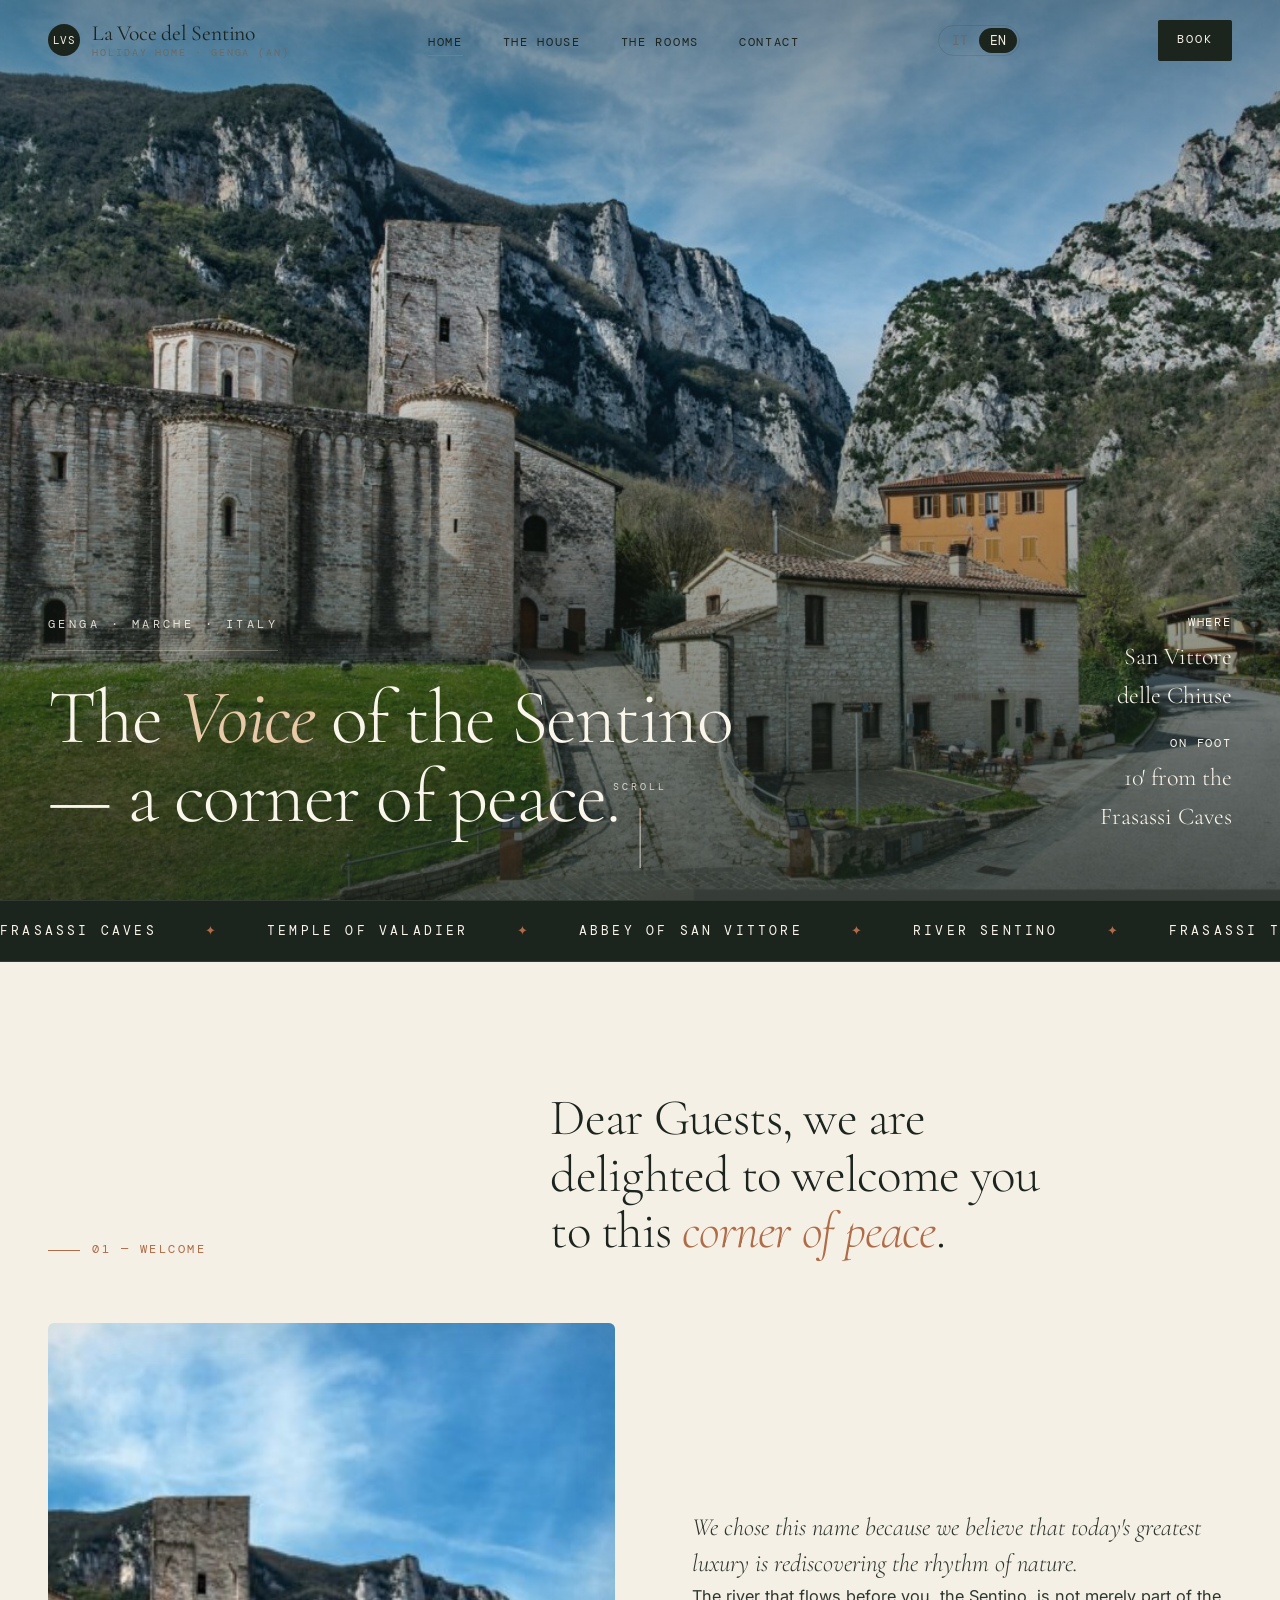
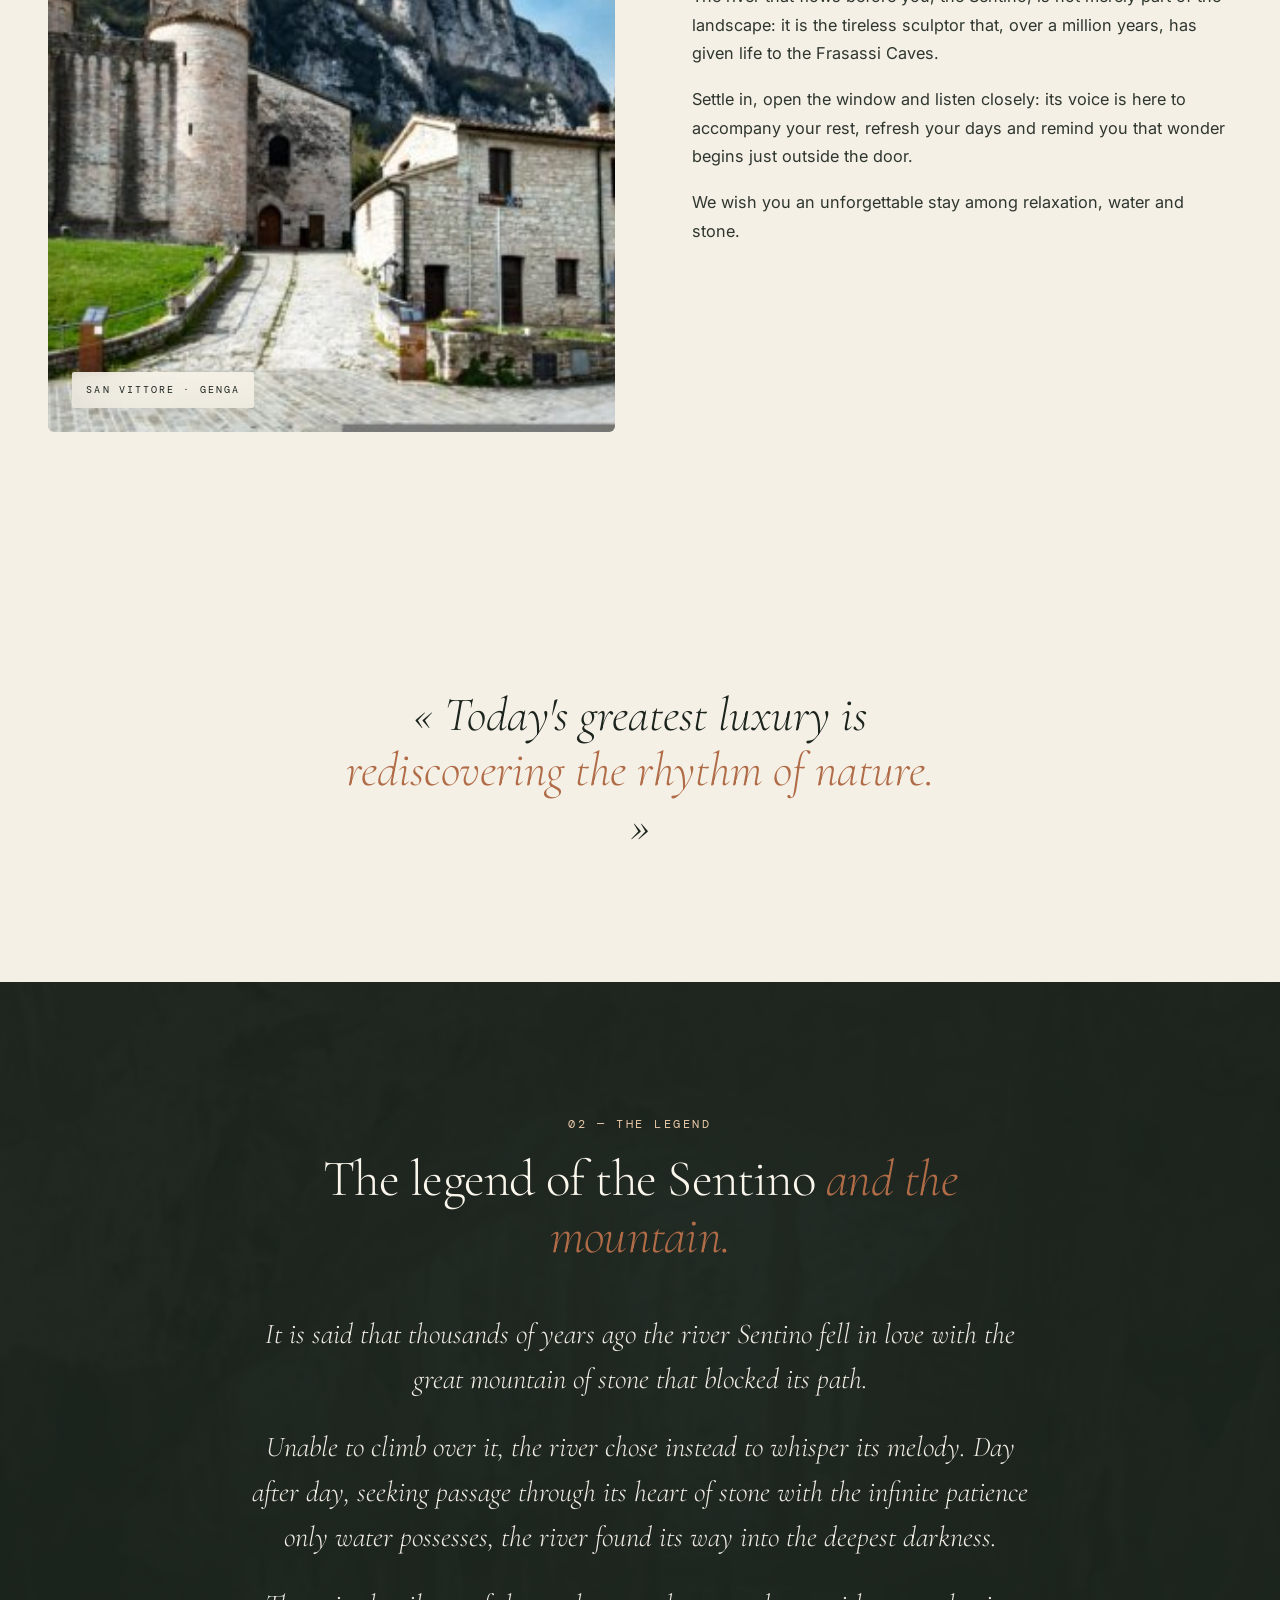
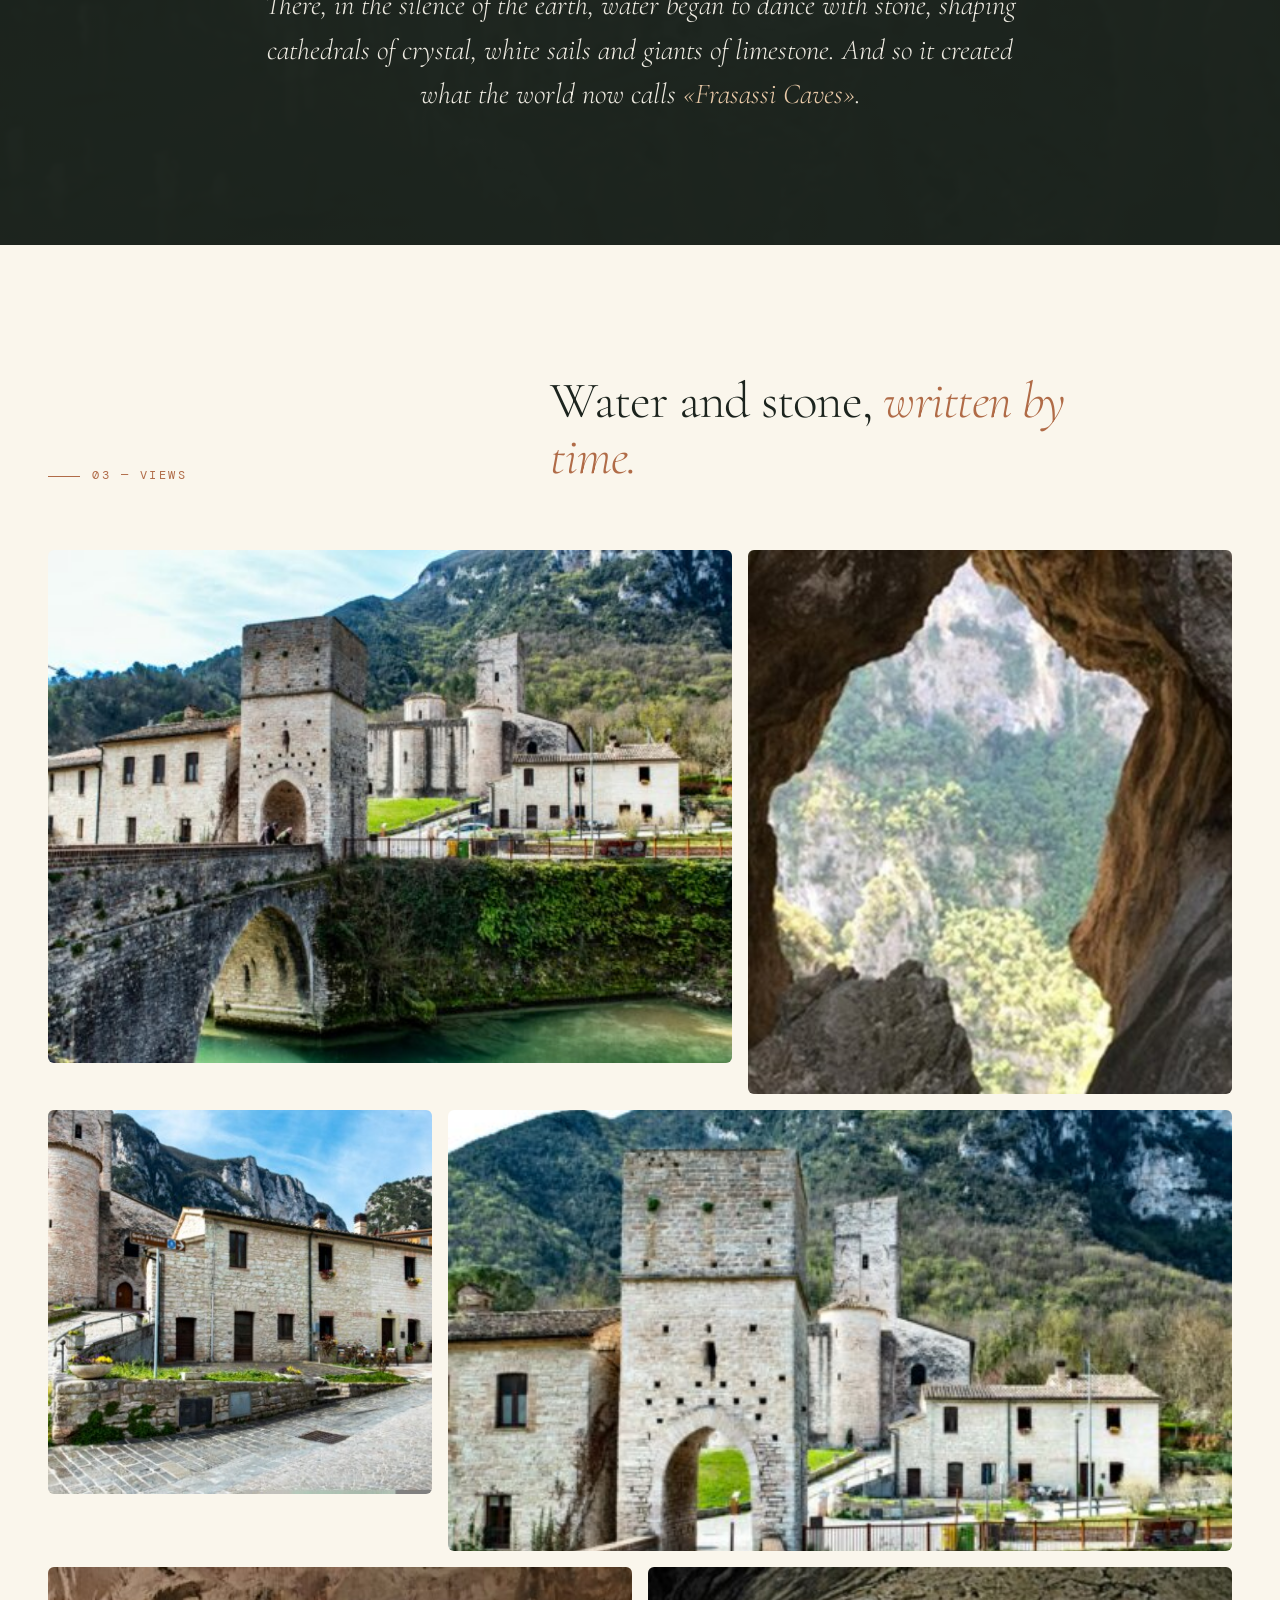
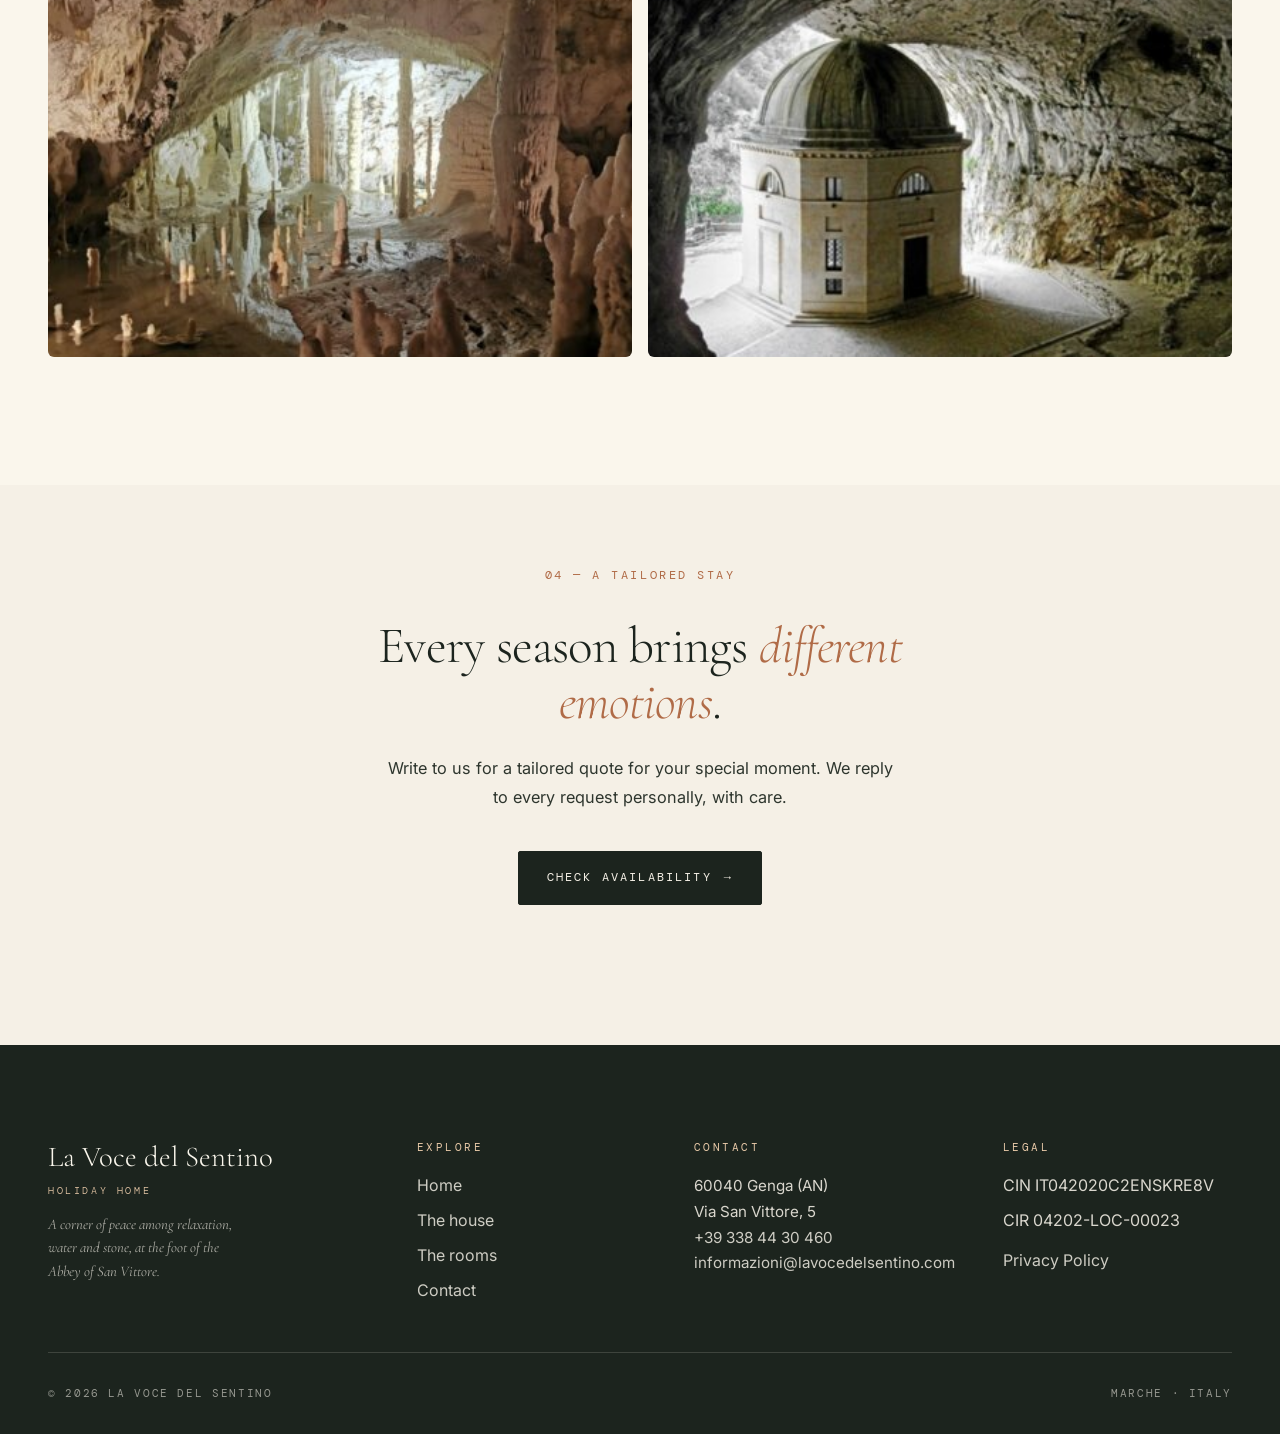
<file: index.html>
<!DOCTYPE html>
<html lang="it">
<head>
  <meta charset="UTF-8" />
  <meta name="viewport" content="width=device-width, initial-scale=1.0" />
  <script>
    (function(){try{var s=['it','en'],l=localStorage.getItem('lvs-lang');if(!s.includes(l)){var n=(navigator.language||'it').slice(0,2).toLowerCase();l=s.includes(n)?n:'it';}if(l!=='it')document.documentElement.setAttribute('data-lang-pending',l);document.documentElement.lang=l;}catch(e){}})();
  </script>
  <title data-i18n="home.meta.title">La Voce del Sentino — Casa Vacanze a Genga, Marche</title>
  <meta name="description" data-i18n-attr="content=home.meta.description" content="Casa vacanze nel cuore delle Marche, a pochi passi dalle Grotte di Frasassi. Un angolo di pace accanto al fiume Sentino, tra relax, acqua e roccia." />
  <meta name="theme-color" content="#1C241E" />
  <meta property="og:title" data-i18n-attr="content=home.meta.ogTitle" content="La Voce del Sentino — Casa Vacanze" />
  <meta property="og:description" data-i18n-attr="content=home.meta.ogDescription" content="Un angolo di pace accanto al fiume Sentino, a 10 minuti dalle Grotte di Frasassi." />
  <meta property="og:type" content="website" />
  <meta property="og:image" content="images/1.jpg" />
  <link rel="alternate" hreflang="it" href="index.html" />
  <link rel="alternate" hreflang="en" href="index.html" />
  <link rel="icon" type="image/png" href="images/LA-VOCE-DEL-SENTINO-2.png" />
  <link rel="preconnect" href="https://fonts.googleapis.com">
  <link rel="preconnect" href="https://fonts.gstatic.com" crossorigin>
  <link href="https://fonts.googleapis.com/css2?family=Cormorant+Garamond:ital,wght@0,300;0,400;0,500;1,300;1,400&family=DM+Mono:wght@400;500&family=Inter:wght@300;400;500;600&display=swap" rel="stylesheet">
  <link rel="stylesheet" href="css/style.css" />
</head>
<body>

  <!-- NAV -->
  <header class="nav" role="banner">
    <div class="container nav__inner">
      <a href="index.html" class="nav__logo" data-i18n-attr="aria-label=nav.logoAria" aria-label="La Voce del Sentino — home">
        <span class="nav__logo-mark">LVS</span>
        <span>
          <span data-i18n="meta.brandShort">La Voce del Sentino</span>
          <small data-i18n="meta.brandSmall">Casa Vacanze · Genga (AN)</small>
        </span>
      </a>
      <nav data-i18n-attr="aria-label=nav.ariaLabel" aria-label="Principale">
        <ul class="nav__links">
          <li><a href="index.html" class="is-active" data-i18n="nav.home">Home Page</a></li>
          <li><a href="la-casa.html" data-i18n="nav.house">La casa</a></li>
          <li><a href="le-camere.html" data-i18n="nav.rooms">Le camere</a></li>
          <li><a href="contatti.html" data-i18n="nav.contact">Contatti</a></li>
        </ul>
      </nav>
      <div class="lang-switch" role="group" data-i18n-attr="aria-label=langSwitch.groupAria" aria-label="Seleziona lingua">
        <button type="button" class="lang-switch__btn" data-lang-switch="it" aria-pressed="true">IT</button>
        <button type="button" class="lang-switch__btn" data-lang-switch="en" aria-pressed="false">EN</button>
      </div>
      <a href="contatti.html" class="nav__cta" data-i18n="nav.book">Prenota</a>
      <button class="nav__toggle" data-i18n-attr="aria-label=nav.menuAria" aria-label="Apri menu" aria-expanded="false">
        <span></span><span></span>
      </button>
    </div>
  </header>

  <!-- HERO -->
  <section class="hero" id="top">
    <div class="hero__bg">
      <img src="images/1.jpg" data-i18n-attr="alt=home.hero.imgAlt" alt="La casa tra l'Abbazia di San Vittore e le montagne di Frasassi" />
    </div>
    <div class="container hero__inner">
      <div class="hero__grid">
        <div class="hero__headline reveal">
          <span class="hero__tag" data-i18n="home.hero.tag">Genga · Marche · Italia</span>
          <h1 class="display" data-i18n-html="home.hero.title">La <em>Voce</em> del Sentino<br/>— un angolo di pace.</h1>
        </div>
        <div class="hero__meta reveal" data-delay="2">
          <div>
            <span data-i18n="home.hero.whereLabel">Dove</span>
            <strong data-i18n-html="home.hero.whereValue">San Vittore<br/>delle Chiuse</strong>
          </div>
          <div>
            <span data-i18n="home.hero.walkLabel">A piedi</span>
            <strong data-i18n-html="home.hero.walkValue">10′ dalle<br/>Grotte di Frasassi</strong>
          </div>
        </div>
      </div>
    </div>
    <div class="hero__scroll" aria-hidden="true">
      <span data-i18n="home.hero.scroll">Scorri</span>
      <span class="hero__scroll-line"></span>
    </div>
  </section>

  <!-- MARQUEE -->
  <div class="marquee" aria-hidden="true">
    <div class="marquee__track">
      <span data-i18n="home.marquee.a">Grotte di Frasassi</span>
      <span data-i18n="home.marquee.b">Tempio del Valadier</span>
      <span data-i18n="home.marquee.c">Abbazia di San Vittore</span>
      <span data-i18n="home.marquee.d">Fiume Sentino</span>
      <span data-i18n="home.marquee.e">Terme di Frasassi</span>
      <span data-i18n="home.marquee.f">Gola della Rossa</span>
      <span data-i18n="home.marquee.a">Grotte di Frasassi</span>
      <span data-i18n="home.marquee.b">Tempio del Valadier</span>
      <span data-i18n="home.marquee.c">Abbazia di San Vittore</span>
      <span data-i18n="home.marquee.d">Fiume Sentino</span>
      <span data-i18n="home.marquee.e">Terme di Frasassi</span>
      <span data-i18n="home.marquee.f">Gola della Rossa</span>
    </div>
  </div>

  <!-- WELCOME -->
  <section class="section">
    <div class="container">
      <div class="section-head">
        <div class="reveal">
          <span class="eyebrow" data-i18n="home.welcome.eyebrow">01 — Benvenuti</span>
        </div>
        <div class="section-head__right reveal" data-delay="1">
          <h2 class="h-section" data-i18n-html="home.welcome.title">Cari Ospiti, siamo felici di accompagnarVi in questo <em>angolo di pace</em>.</h2>
        </div>
      </div>

      <div class="split">
        <div class="split__media reveal">
          <img src="images/41.jpg" data-i18n-attr="alt=home.welcome.imgAlt" alt="L'Abbazia di San Vittore accanto alla casa, con la gola di Frasassi sullo sfondo" />
          <span class="split__caption" data-i18n="home.welcome.caption">San Vittore · Genga</span>
        </div>
        <div class="split__content reveal" data-delay="1">
          <p class="lead" data-i18n="home.welcome.lead">Abbiamo scelto questo nome perché crediamo che il lusso più grande, oggi, sia ritrovare il ritmo della natura.</p>
          <p class="body-text" data-i18n="home.welcome.p1">Il fiume che scorre qui davanti a Voi, il Sentino, non è solo un elemento del paesaggio: è l'instancabile scultore che in un milione di anni ha dato vita alle Grotte di Frasassi.</p>
          <p class="body-text" data-i18n="home.welcome.p2">Mettetevi comodi, aprite la finestra e tendete l'orecchio: la sua voce è qui per accompagnare il Vostro riposo, rinfrescare le Vostre giornate e ricordarVI che la meraviglia inizia appena fuori dalla porta di casa.</p>
          <p class="body-text" data-i18n="home.welcome.p3">Vi auguriamo un soggiorno indimenticabile tra relax, acqua e roccia.</p>
        </div>
      </div>
    </div>
  </section>

  <!-- PULL QUOTE -->
  <section class="pull">
    <div class="container">
      <p class="pull__quote reveal" data-i18n-html="home.pull.quote">« Il lusso più grande, oggi, è <span>ritrovare il ritmo della natura.</span> »</p>
    </div>
  </section>

  <!-- LEGEND -->
  <section class="section section--dark legend">
    <div class="legend__bg"><img src="images/Grotte2.jpg" alt="" aria-hidden="true" /></div>
    <div class="container">
      <div class="legend__inner">
        <span class="eyebrow center reveal" style="color:#E8C9A8;" data-i18n="home.legend.eyebrow">02 — La leggenda</span>
        <h2 class="h-section reveal" data-delay="1" style="margin-top:1rem;" data-i18n-html="home.legend.title">La leggenda del Sentino <em>e la montagna.</em></h2>

        <div style="margin-top:3rem;">
          <p class="legend__quote reveal" data-delay="2" data-i18n="home.legend.p1">Si narra che migliaia di anni fa il fiume Sentino si innamorò della grande montagna di roccia che sbarrava il suo cammino.</p>
          <p class="legend__quote reveal" data-delay="3" data-i18n="home.legend.p2">Non potendo scavalcarla decise di sussurrarle la sua melodia. Giorno dopo giorno, cercando un passaggio nel suo cuore di pietra, con la pazienza infinita che solo l'acqua possiede, il fiume trovò la strada verso il buio più profondo.</p>
          <p class="legend__quote reveal" data-delay="4" data-i18n-html="home.legend.p3">Lì, nel silenzio della terra, l'acqua iniziò a danzare con la roccia formando cattedrali di cristallo, vele bianche e giganti di calcare. Creò così quelle che oggi il mondo chiama <span>«Grotte di Frasassi»</span>.</p>
        </div>
      </div>
    </div>
  </section>

  <!-- GALLERY TEASER -->
  <section class="section section--stone">
    <div class="container">
      <div class="section-head">
        <div class="reveal">
          <span class="eyebrow" data-i18n="home.gallery.eyebrow">03 — Sguardi</span>
        </div>
        <div class="section-head__right reveal" data-delay="1">
          <h2 class="h-section" data-i18n-html="home.gallery.title">Acqua e roccia, <em>scritte dal tempo.</em></h2>
        </div>
      </div>

      <div class="gallery">
        <div class="gallery__item gallery__item--a reveal"><img src="images/147.jpg" data-i18n-attr="alt=home.gallery.a" alt="Il ponte romanico di San Vittore delle Chiuse sul fiume Sentino" loading="lazy" /></div>
        <div class="gallery__item gallery__item--b reveal" data-delay="1"><img src="images/ForoDegliOcchialoni.jpg" data-i18n-attr="alt=home.gallery.b" alt="Il Foro degli Occhialoni: finestra naturale nella roccia" loading="lazy" /></div>
        <div class="gallery__item gallery__item--c reveal"><img src="images/47.jpg" data-i18n-attr="alt=home.gallery.c" alt="La casa con la torre medievale di San Vittore" loading="lazy" /></div>
        <div class="gallery__item gallery__item--d reveal" data-delay="1"><img src="images/192.jpg" data-i18n-attr="alt=home.gallery.d" alt="Borgo di San Vittore delle Chiuse" loading="lazy" /></div>
        <div class="gallery__item gallery__item--e reveal"><img src="images/Grotte2.jpg" data-i18n-attr="alt=home.gallery.e" alt="Interno delle Grotte di Frasassi" loading="lazy" /></div>
        <div class="gallery__item gallery__item--f reveal" data-delay="1"><img src="images/TempioDelValadier2.jpg" data-i18n-attr="alt=home.gallery.f" alt="Il Tempio del Valadier incastonato nella roccia" loading="lazy" /></div>
      </div>
    </div>
  </section>

  <!-- CTA -->
  <section class="section section--tight">
    <div class="container">
      <div class="section-head section-head--stack">
        <span class="eyebrow center reveal" data-i18n="home.cta.eyebrow">04 — Soggiorno su misura</span>
        <h2 class="h-section reveal" data-delay="1" style="margin:1rem 0 1.5rem;" data-i18n-html="home.cta.title">Ogni stagione regala <em>emozioni diverse</em>.</h2>
        <p class="body-text reveal" data-delay="2" style="max-width:52ch; margin-inline:auto;" data-i18n="home.cta.body">Scrivici per conoscere il prezzo su misura per il tuo momento speciale. Rispondiamo a ogni richiesta personalmente, con cura.</p>
        <div style="margin-top:2.5rem;" class="reveal" data-delay="3">
          <a href="contatti.html" class="btn btn--primary"><span data-i18n="home.cta.btn">Richiedi disponibilità</span> <span class="arrow">→</span></a>
        </div>
      </div>
    </div>
  </section>

  <!-- FOOTER -->
  <footer class="footer" role="contentinfo">
    <div class="container">
      <div class="footer__top">
        <div>
          <p class="footer__brand"><span data-i18n="meta.brandShort">La Voce del Sentino</span><small data-i18n="footer.brandSmall">Casa Vacanze</small></p>
          <p class="footer__tagline" data-i18n="footer.tagline">Un angolo di pace tra relax, acqua e roccia, ai piedi dell'Abbazia di San Vittore.</p>
        </div>
        <div>
          <h4 data-i18n="footer.explore">Esplora</h4>
          <ul>
            <li><a href="index.html" data-i18n="nav.home">Home Page</a></li>
            <li><a href="la-casa.html" data-i18n="nav.house">La casa</a></li>
            <li><a href="le-camere.html" data-i18n="nav.rooms">Le camere</a></li>
            <li><a href="contatti.html" data-i18n="nav.contact">Contatti</a></li>
          </ul>
        </div>
        <div>
          <h4 data-i18n="footer.contact">Contatti</h4>
          <address>
            <span data-i18n="footer.addressLine1">60040 Genga (AN)</span><br/>
            <span data-i18n="footer.addressLine2">Via San Vittore, 5</span><br/>
            <a href="tel:+393384430460">+39 338 44 30 460</a><br/>
            <a href="mailto:informazioni@lavocedelsentino.com">informazioni@lavocedelsentino.com</a>
          </address>
        </div>
        <div>
          <h4 data-i18n="footer.legal">Legale</h4>
          <ul>
            <li>CIN IT042020C2ENSKRE8V</li>
            <li>CIR 04202-LOC-00023</li>
            <li style="margin-top:0.9rem;"><a href="privacy.html" data-i18n="footer.privacy">Privacy Policy</a></li>
          </ul>
        </div>
      </div>
      <div class="footer__bottom">
        <span>© <span data-year></span> La Voce del Sentino</span>
        <span data-i18n="footer.locale">Marche · Italia</span>
      </div>
    </div>
  </footer>

  <script src="js/i18n.js" defer></script>
  <script src="js/main.js" defer></script>
</body>
</html>
</file>
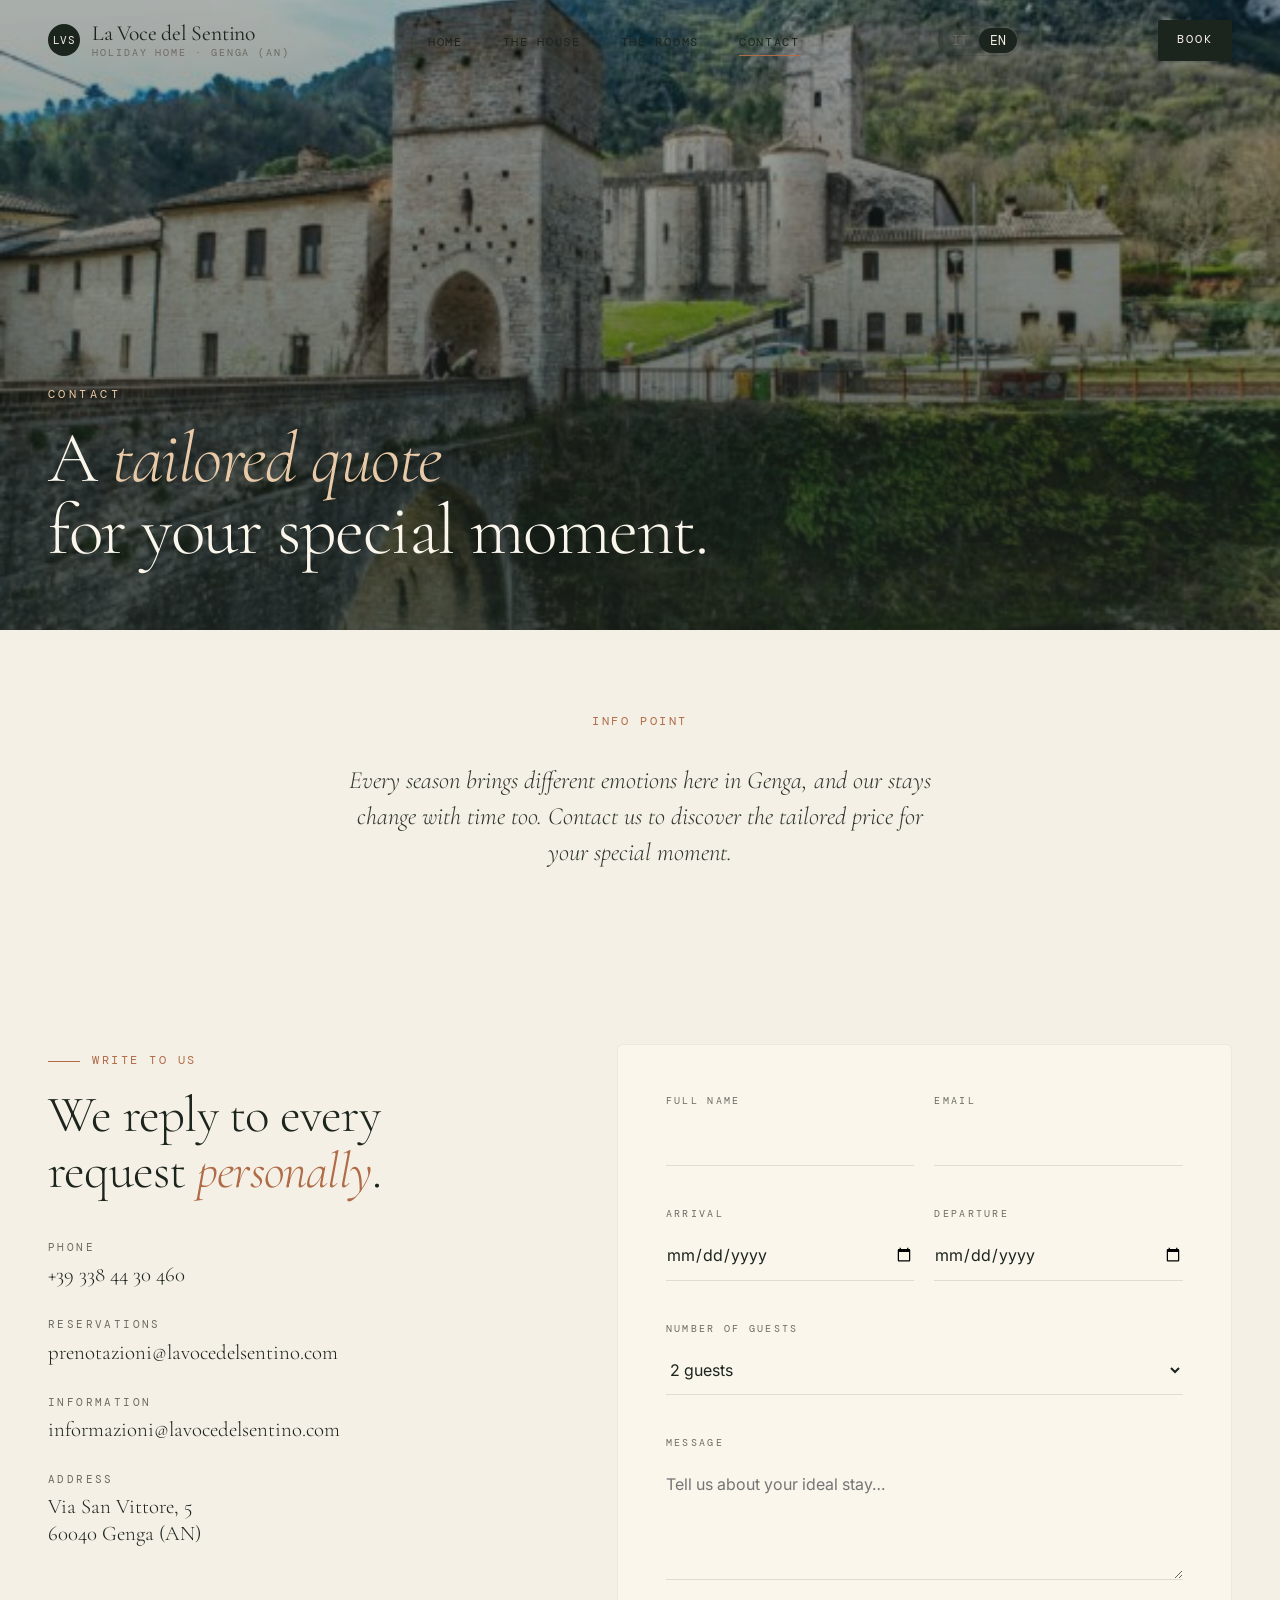
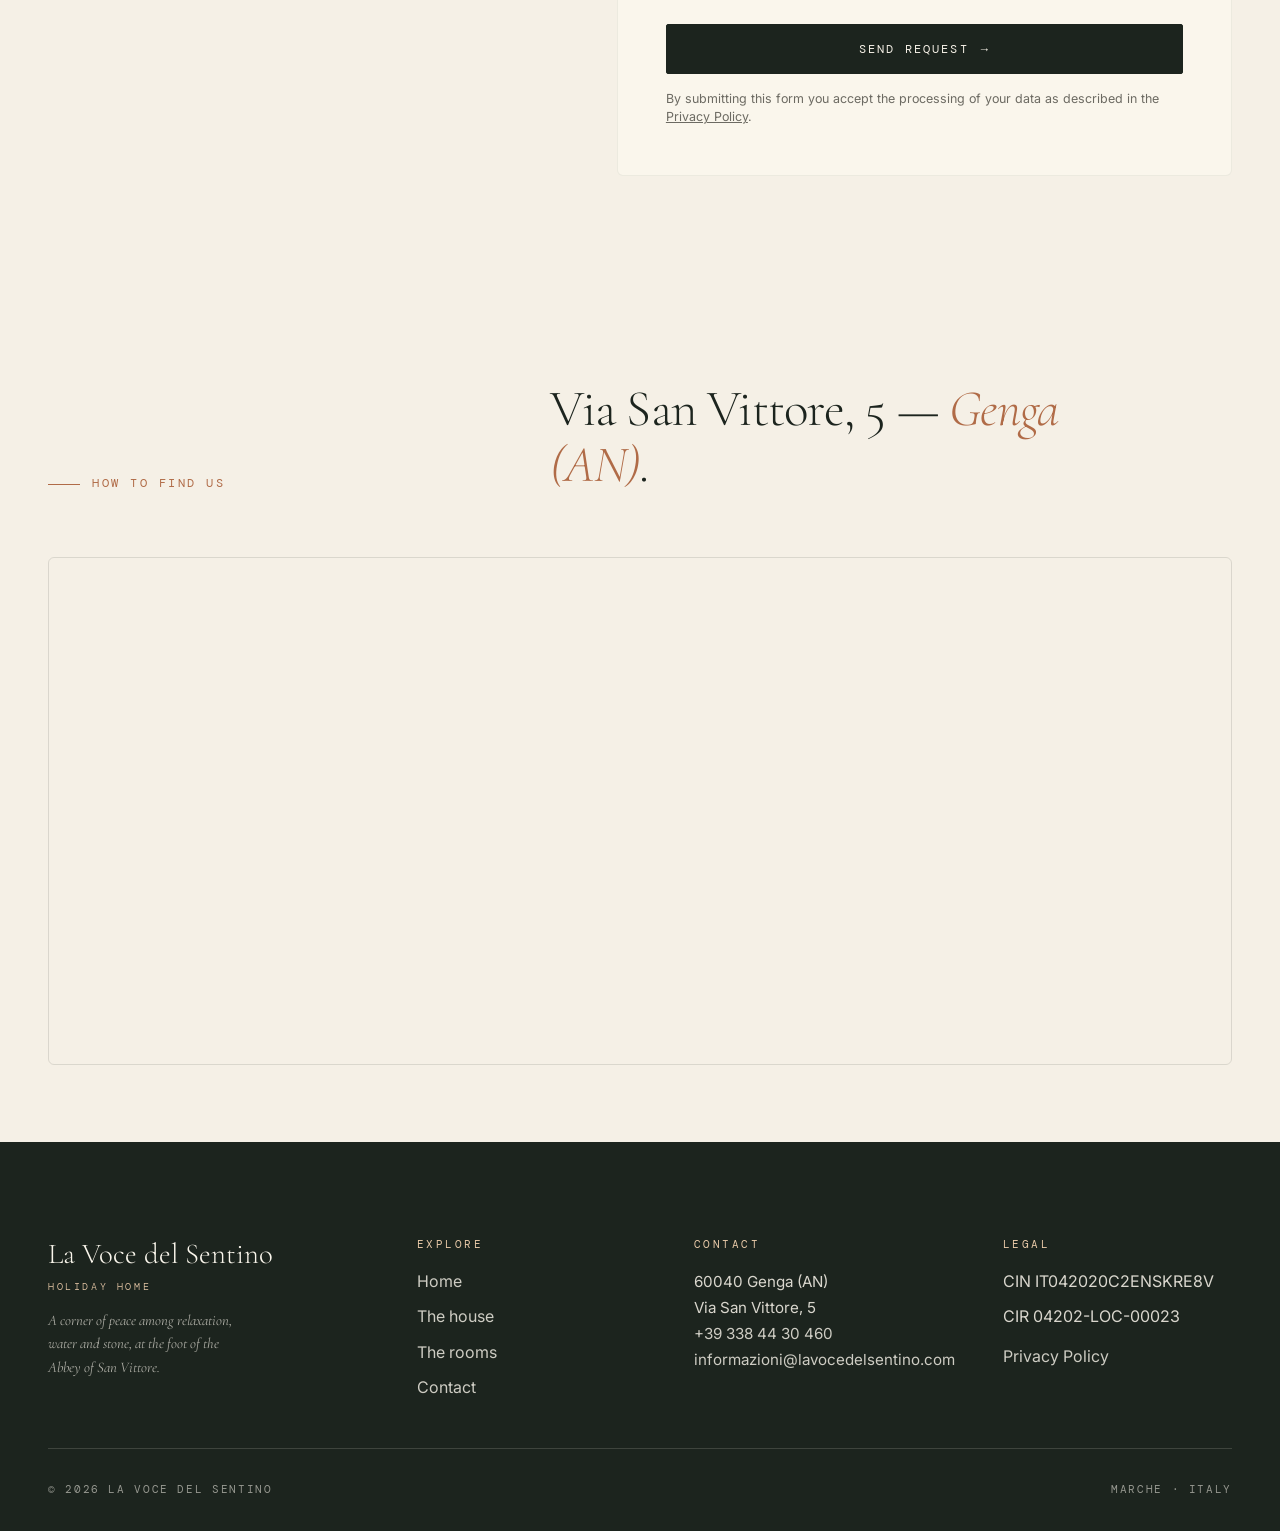
<file: contatti.html>
<!DOCTYPE html>
<html lang="it">
<head>
  <meta charset="UTF-8" />
  <meta name="viewport" content="width=device-width, initial-scale=1.0" />
  <script>
    (function(){try{var s=['it','en'],l=localStorage.getItem('lvs-lang');if(!s.includes(l)){var n=(navigator.language||'it').slice(0,2).toLowerCase();l=s.includes(n)?n:'it';}if(l!=='it')document.documentElement.setAttribute('data-lang-pending',l);document.documentElement.lang=l;}catch(e){}})();
  </script>
  <title data-i18n="contact.meta.title">Contatti — La Voce del Sentino</title>
  <meta name="description" data-i18n-attr="content=contact.meta.description" content="Scrivici per ricevere un preventivo su misura. Casa vacanze La Voce del Sentino, Genga (AN)." />
  <meta name="theme-color" content="#1C241E" />
  <link rel="alternate" hreflang="it" href="contatti.html" />
  <link rel="alternate" hreflang="en" href="contatti.html" />
  <link rel="icon" type="image/png" href="images/LA-VOCE-DEL-SENTINO-2.png" />
  <link rel="preconnect" href="https://fonts.googleapis.com">
  <link rel="preconnect" href="https://fonts.gstatic.com" crossorigin>
  <link href="https://fonts.googleapis.com/css2?family=Cormorant+Garamond:ital,wght@0,300;0,400;0,500;1,300;1,400&family=DM+Mono:wght@400;500&family=Inter:wght@300;400;500;600&display=swap" rel="stylesheet">
  <link rel="stylesheet" href="css/style.css" />
</head>
<body>

  <header class="nav" role="banner">
    <div class="container nav__inner">
      <a href="index.html" class="nav__logo" data-i18n-attr="aria-label=nav.logoAria" aria-label="La Voce del Sentino — home">
        <span class="nav__logo-mark">LVS</span>
        <span>
          <span data-i18n="meta.brandShort">La Voce del Sentino</span>
          <small data-i18n="meta.brandSmall">Casa Vacanze · Genga (AN)</small>
        </span>
      </a>
      <nav data-i18n-attr="aria-label=nav.ariaLabel" aria-label="Principale">
        <ul class="nav__links">
          <li><a href="index.html" data-i18n="nav.home">Home Page</a></li>
          <li><a href="la-casa.html" data-i18n="nav.house">La casa</a></li>
          <li><a href="le-camere.html" data-i18n="nav.rooms">Le camere</a></li>
          <li><a href="contatti.html" class="is-active" data-i18n="nav.contact">Contatti</a></li>
        </ul>
      </nav>
      <div class="lang-switch" role="group" data-i18n-attr="aria-label=langSwitch.groupAria" aria-label="Seleziona lingua">
        <button type="button" class="lang-switch__btn" data-lang-switch="it" aria-pressed="true">IT</button>
        <button type="button" class="lang-switch__btn" data-lang-switch="en" aria-pressed="false">EN</button>
      </div>
      <a href="contatti.html" class="nav__cta" data-i18n="nav.book">Prenota</a>
      <button class="nav__toggle" data-i18n-attr="aria-label=nav.menuAria" aria-label="Apri menu" aria-expanded="false">
        <span></span><span></span>
      </button>
    </div>
  </header>

  <!-- SUB HERO -->
  <section class="subhero">
    <div class="subhero__bg"><img src="images/147.jpg" data-i18n-attr="alt=contact.subhero.imgAlt" alt="Il ponte romanico di San Vittore al tramonto" /></div>
    <div class="container subhero__inner">
      <span class="subhero__tag reveal" data-i18n="contact.subhero.tag">Contatti</span>
      <h1 class="subhero__title reveal" data-delay="1" data-i18n-html="contact.subhero.title">Un <em>preventivo su misura</em><br/>per il vostro momento speciale.</h1>
    </div>
  </section>

  <!-- INTRO -->
  <section class="section section--tight">
    <div class="container">
      <div class="section-head section-head--stack">
        <span class="eyebrow center reveal" data-i18n="contact.intro.eyebrow">Info Point</span>
        <p class="lead reveal" data-delay="1" style="margin-top:1rem;" data-i18n="contact.intro.lead">Ogni stagione regala emozioni diverse qui a Genga, e anche i nostri soggiorni cambiano con il tempo. Contattateci per scoprire il prezzo su misura per il vostro momento speciale.</p>
      </div>
    </div>
  </section>

  <!-- CONTACT + FORM -->
  <section class="section" style="padding-top:2rem;">
    <div class="container">
      <div class="contact">
        <div class="contact__side reveal">
          <span class="eyebrow" data-i18n="contact.side.eyebrow">Scrivici</span>
          <h2 class="h-section" style="margin-top:1rem;" data-i18n-html="contact.side.title">Rispondiamo a ogni<br/>richiesta <em>personalmente</em>.</h2>

          <div class="contact__info">
            <div>
              <span class="label" data-i18n="contact.side.phoneLabel">Telefono</span>
              <div class="value"><a href="tel:+393384430460">+39 338 44 30 460</a></div>
            </div>
            <div>
              <span class="label" data-i18n="contact.side.reservationsLabel">Prenotazioni</span>
              <div class="value"><a href="mailto:prenotazioni@lavocedelsentino.com">prenotazioni@lavocedelsentino.com</a></div>
            </div>
            <div>
              <span class="label" data-i18n="contact.side.infoLabel">Informazioni</span>
              <div class="value"><a href="mailto:informazioni@lavocedelsentino.com">informazioni@lavocedelsentino.com</a></div>
            </div>
            <div>
              <span class="label" data-i18n="contact.side.addressLabel">Indirizzo</span>
              <div class="value"><span data-i18n="footer.addressLine2">Via San Vittore, 5</span><br/><span data-i18n="footer.addressLine1">60040 Genga (AN)</span></div>
            </div>
          </div>
        </div>

        <form class="form reveal" data-delay="1" data-contact-form data-i18n-attr="aria-label=contact.form.ariaLabel" aria-label="Modulo di richiesta informazioni">
          <div class="form__row">
            <div class="form__field">
              <label class="form__label" for="name" data-i18n="contact.form.nameLabel">Nome e cognome</label>
              <input class="form__input" id="name" name="name" type="text" required autocomplete="name" />
            </div>
            <div class="form__field">
              <label class="form__label" for="email" data-i18n="contact.form.emailLabel">Email</label>
              <input class="form__input" id="email" name="email" type="email" required autocomplete="email" />
            </div>
            <div class="form__field">
              <label class="form__label" for="arrival" data-i18n="contact.form.arrivalLabel">Arrivo</label>
              <input class="form__input" id="arrival" name="arrival" type="date" />
            </div>
            <div class="form__field">
              <label class="form__label" for="departure" data-i18n="contact.form.departureLabel">Partenza</label>
              <input class="form__input" id="departure" name="departure" type="date" />
            </div>
            <div class="form__field form__field--full">
              <label class="form__label" for="guests" data-i18n="contact.form.guestsLabel">Numero ospiti</label>
              <select class="form__select" id="guests" name="guests">
                <option value="1" data-i18n="contact.form.guest1">1 ospite</option>
                <option value="2" selected data-i18n="contact.form.guest2">2 ospiti</option>
                <option value="3" data-i18n="contact.form.guest3">3 ospiti</option>
                <option value="4" data-i18n="contact.form.guest4">4 ospiti</option>
              </select>
            </div>
            <div class="form__field form__field--full">
              <label class="form__label" for="message" data-i18n="contact.form.messageLabel">Messaggio</label>
              <textarea class="form__textarea" id="message" name="message" rows="4" data-i18n-attr="placeholder=contact.form.messagePlaceholder" placeholder="Ditemi qualcosa del vostro soggiorno ideale…"></textarea>
            </div>
          </div>
          <button type="submit" class="btn btn--primary form__submit"><span data-i18n="contact.form.submit">Invia richiesta</span> <span class="arrow">→</span></button>
          <p class="form__note" data-i18n-html="contact.form.note">Inviando questo modulo accettate il trattamento dei dati come descritto nella <a href="privacy.html">Privacy Policy</a>.</p>
        </form>
      </div>
    </div>
  </section>

  <!-- MAP -->
  <section class="section section--tight">
    <div class="container">
      <div class="section-head">
        <div class="reveal"><span class="eyebrow" data-i18n="contact.map.eyebrow">Come arrivare</span></div>
        <div class="section-head__right reveal" data-delay="1">
          <h2 class="h-section" data-i18n-html="contact.map.title">Via San Vittore, 5 — <em>Genga (AN)</em>.</h2>
        </div>
      </div>
      <div class="map-wrap reveal">
        <iframe
          data-i18n-attr="title=contact.map.iframeTitle"
          title="Mappa — La Voce del Sentino"
          src="https://www.google.com/maps?q=Via+San+Vittore+5+Genga+AN&output=embed"
          loading="lazy"
          referrerpolicy="no-referrer-when-downgrade"
          allowfullscreen></iframe>
      </div>
    </div>
  </section>

  <!-- FOOTER -->
  <footer class="footer" role="contentinfo">
    <div class="container">
      <div class="footer__top">
        <div>
          <p class="footer__brand"><span data-i18n="meta.brandShort">La Voce del Sentino</span><small data-i18n="footer.brandSmall">Casa Vacanze</small></p>
          <p class="footer__tagline" data-i18n="footer.tagline">Un angolo di pace tra relax, acqua e roccia, ai piedi dell'Abbazia di San Vittore.</p>
        </div>
        <div>
          <h4 data-i18n="footer.explore">Esplora</h4>
          <ul>
            <li><a href="index.html" data-i18n="nav.home">Home Page</a></li>
            <li><a href="la-casa.html" data-i18n="nav.house">La casa</a></li>
            <li><a href="le-camere.html" data-i18n="nav.rooms">Le camere</a></li>
            <li><a href="contatti.html" data-i18n="nav.contact">Contatti</a></li>
          </ul>
        </div>
        <div>
          <h4 data-i18n="footer.contact">Contatti</h4>
          <address>
            <span data-i18n="footer.addressLine1">60040 Genga (AN)</span><br/>
            <span data-i18n="footer.addressLine2">Via San Vittore, 5</span><br/>
            <a href="tel:+393384430460">+39 338 44 30 460</a><br/>
            <a href="mailto:informazioni@lavocedelsentino.com">informazioni@lavocedelsentino.com</a>
          </address>
        </div>
        <div>
          <h4 data-i18n="footer.legal">Legale</h4>
          <ul>
            <li>CIN IT042020C2ENSKRE8V</li>
            <li>CIR 04202-LOC-00023</li>
            <li style="margin-top:0.9rem;"><a href="privacy.html" data-i18n="footer.privacy">Privacy Policy</a></li>
          </ul>
        </div>
      </div>
      <div class="footer__bottom">
        <span>© <span data-year></span> La Voce del Sentino</span>
        <span data-i18n="footer.locale">Marche · Italia</span>
      </div>
    </div>
  </footer>

  <script src="js/i18n.js" defer></script>
  <script src="js/main.js" defer></script>
</body>
</html>
</file>
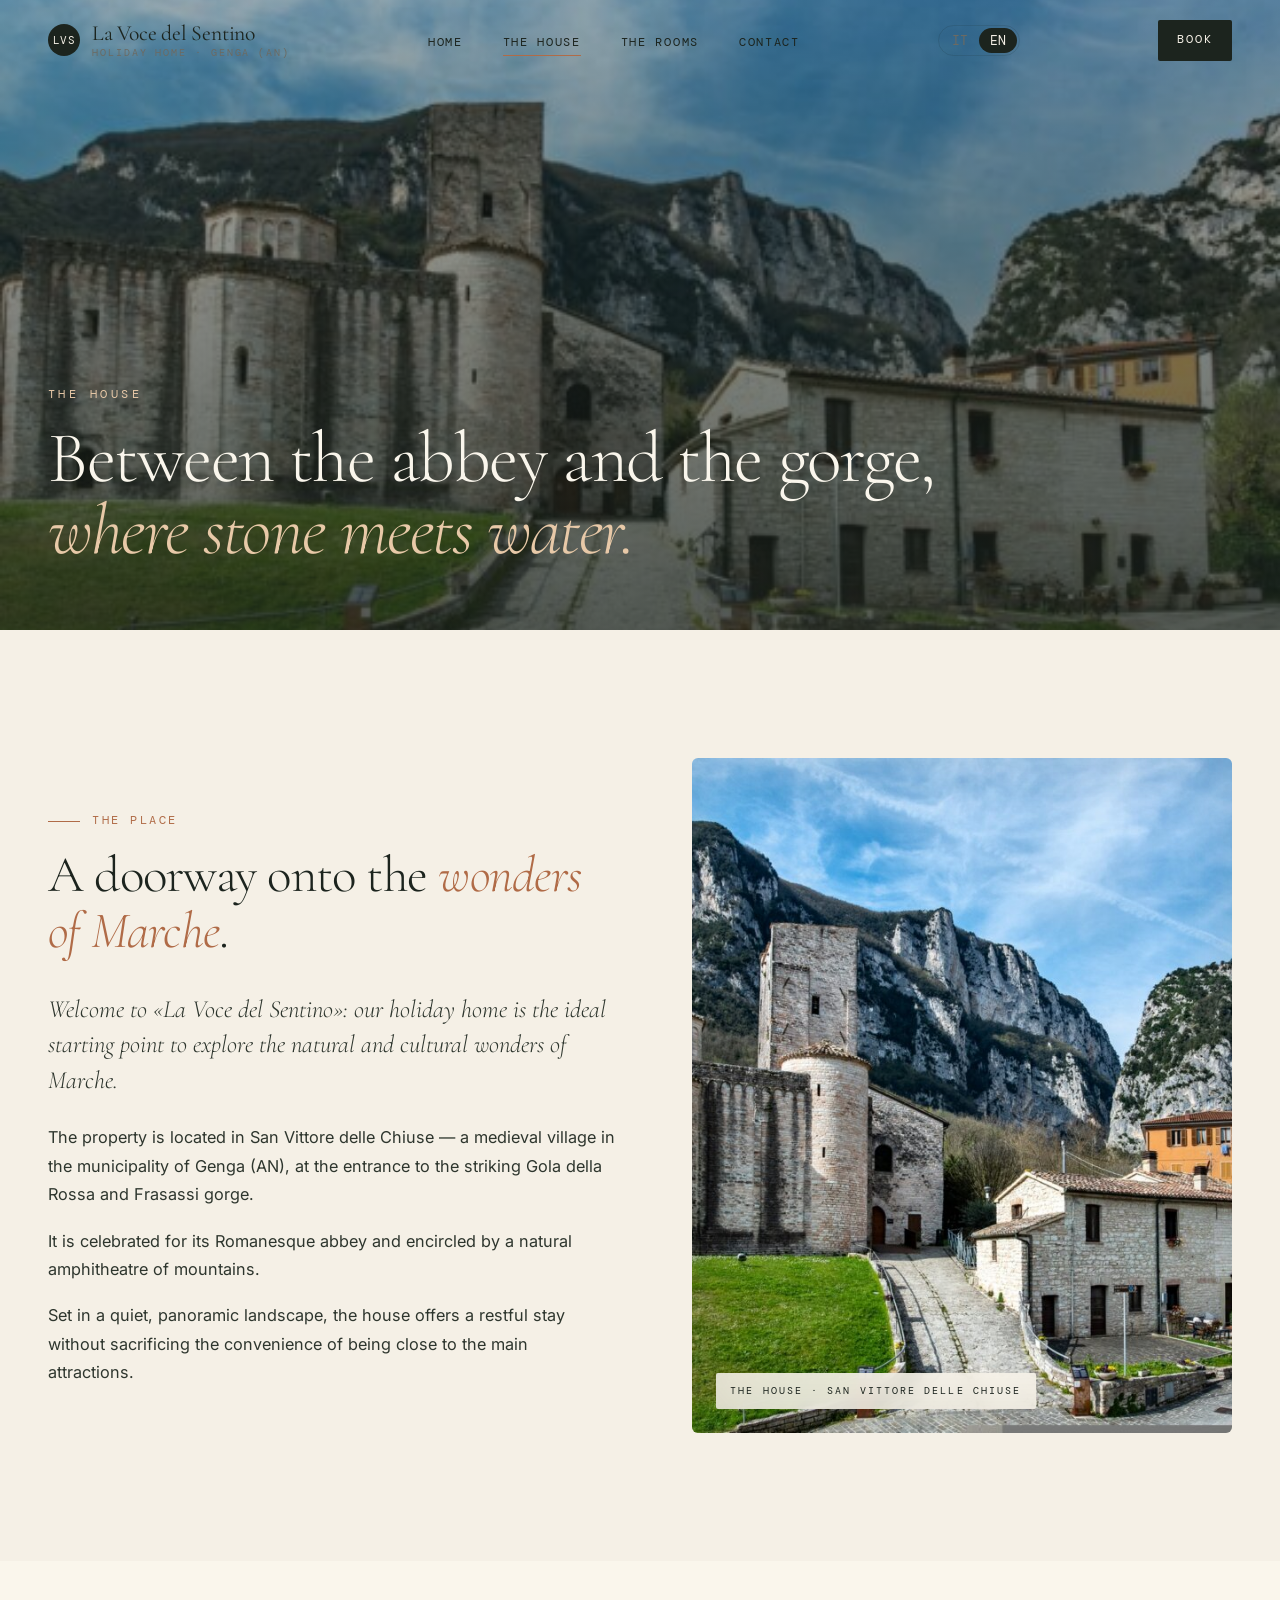
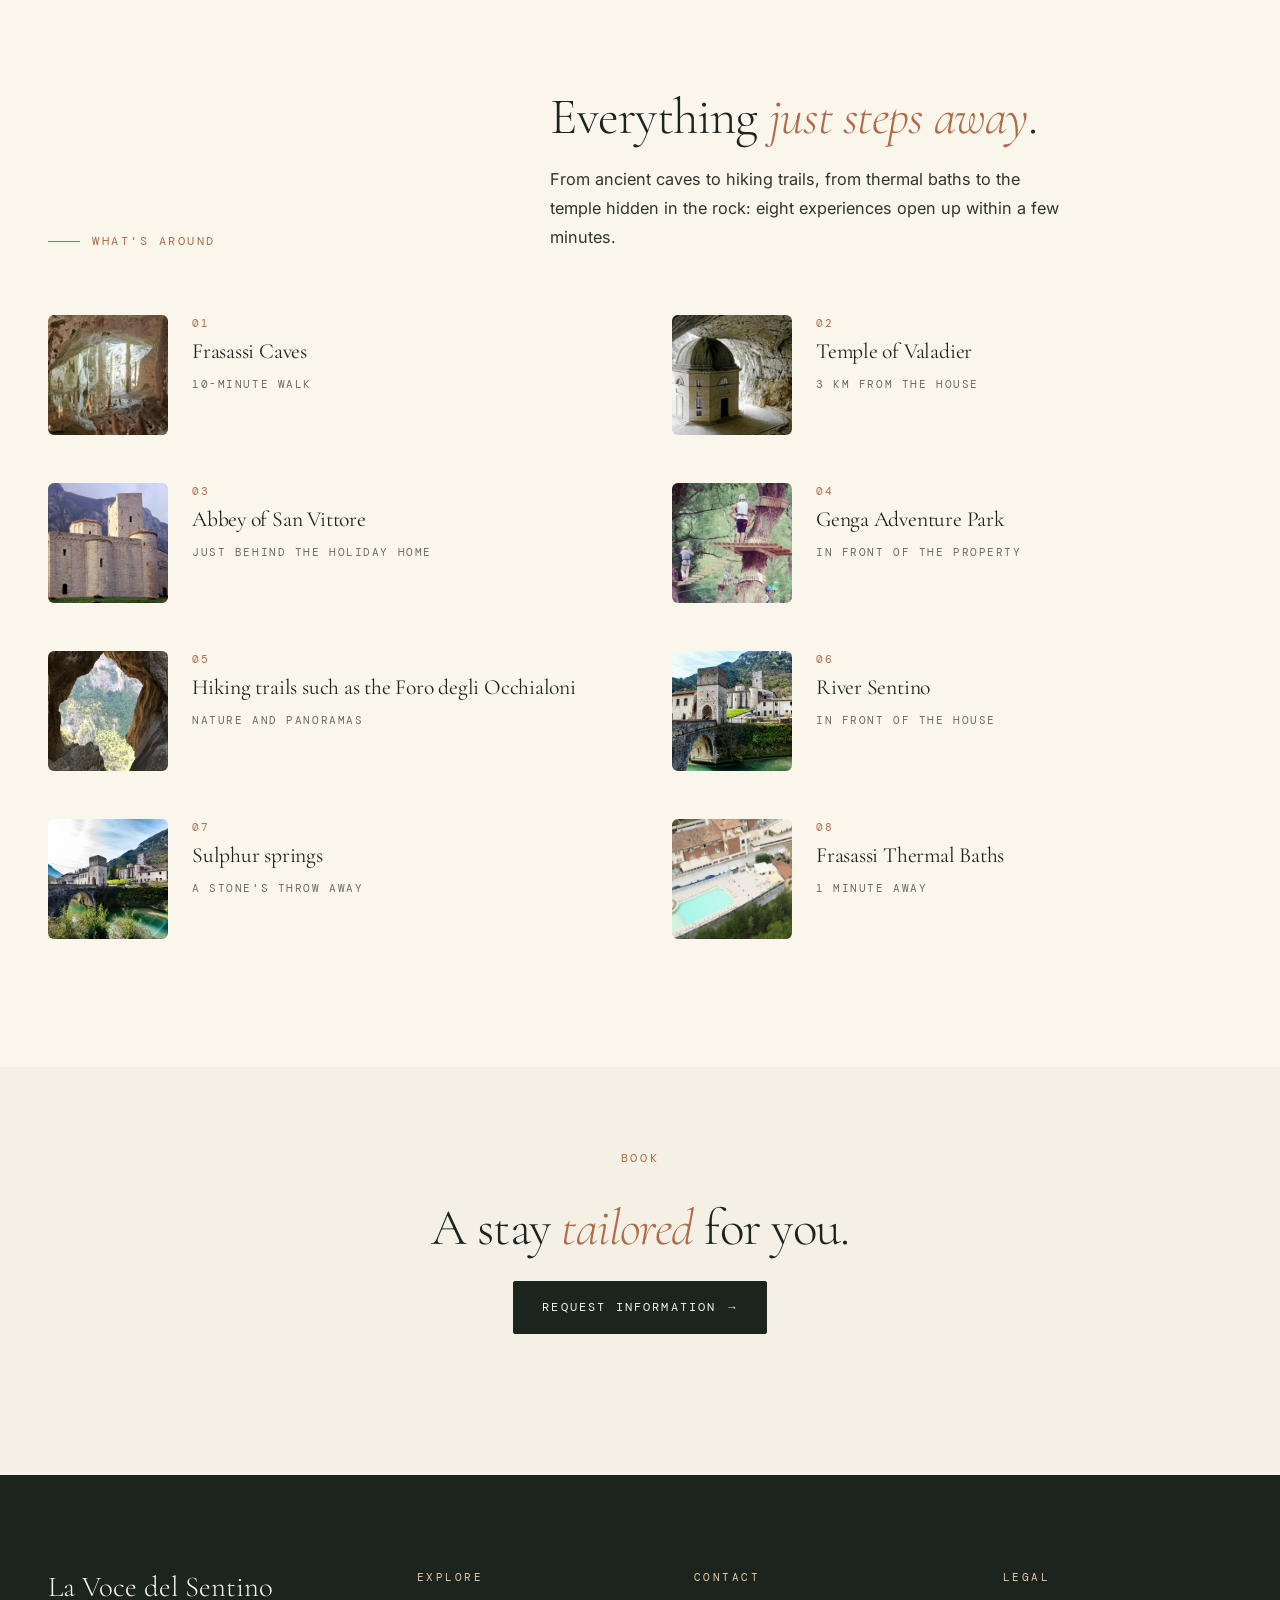
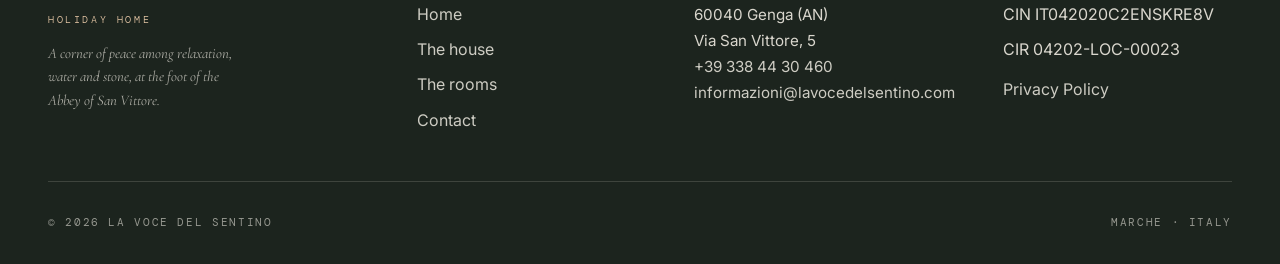
<file: la-casa.html>
<!DOCTYPE html>
<html lang="it">
<head>
  <meta charset="UTF-8" />
  <meta name="viewport" content="width=device-width, initial-scale=1.0" />
  <script>
    (function(){try{var s=['it','en'],l=localStorage.getItem('lvs-lang');if(!s.includes(l)){var n=(navigator.language||'it').slice(0,2).toLowerCase();l=s.includes(n)?n:'it';}if(l!=='it')document.documentElement.setAttribute('data-lang-pending',l);document.documentElement.lang=l;}catch(e){}})();
  </script>
  <title data-i18n="house.meta.title">La casa — La Voce del Sentino</title>
  <meta name="description" data-i18n-attr="content=house.meta.description" content="La nostra casa vacanze a San Vittore delle Chiuse, borgo medievale di Genga, a 10 minuti a piedi dalle Grotte di Frasassi." />
  <meta name="theme-color" content="#1C241E" />
  <link rel="alternate" hreflang="it" href="la-casa.html" />
  <link rel="alternate" hreflang="en" href="la-casa.html" />
  <link rel="icon" type="image/png" href="images/LA-VOCE-DEL-SENTINO-2.png" />
  <link rel="preconnect" href="https://fonts.googleapis.com">
  <link rel="preconnect" href="https://fonts.gstatic.com" crossorigin>
  <link href="https://fonts.googleapis.com/css2?family=Cormorant+Garamond:ital,wght@0,300;0,400;0,500;1,300;1,400&family=DM+Mono:wght@400;500&family=Inter:wght@300;400;500;600&display=swap" rel="stylesheet">
  <link rel="stylesheet" href="css/style.css" />
</head>
<body>

  <header class="nav" role="banner">
    <div class="container nav__inner">
      <a href="index.html" class="nav__logo" data-i18n-attr="aria-label=nav.logoAria" aria-label="La Voce del Sentino — home">
        <span class="nav__logo-mark">LVS</span>
        <span>
          <span data-i18n="meta.brandShort">La Voce del Sentino</span>
          <small data-i18n="meta.brandSmall">Casa Vacanze · Genga (AN)</small>
        </span>
      </a>
      <nav data-i18n-attr="aria-label=nav.ariaLabel" aria-label="Principale">
        <ul class="nav__links">
          <li><a href="index.html" data-i18n="nav.home">Home Page</a></li>
          <li><a href="la-casa.html" class="is-active" data-i18n="nav.house">La casa</a></li>
          <li><a href="le-camere.html" data-i18n="nav.rooms">Le camere</a></li>
          <li><a href="contatti.html" data-i18n="nav.contact">Contatti</a></li>
        </ul>
      </nav>
      <div class="lang-switch" role="group" data-i18n-attr="aria-label=langSwitch.groupAria" aria-label="Seleziona lingua">
        <button type="button" class="lang-switch__btn" data-lang-switch="it" aria-pressed="true">IT</button>
        <button type="button" class="lang-switch__btn" data-lang-switch="en" aria-pressed="false">EN</button>
      </div>
      <a href="contatti.html" class="nav__cta" data-i18n="nav.book">Prenota</a>
      <button class="nav__toggle" data-i18n-attr="aria-label=nav.menuAria" aria-label="Apri menu" aria-expanded="false">
        <span></span><span></span>
      </button>
    </div>
  </header>

  <!-- SUB HERO -->
  <section class="subhero">
    <div class="subhero__bg"><img src="images/41.jpg" data-i18n-attr="alt=house.subhero.imgAlt" alt="La casa vacanze davanti all'Abbazia di San Vittore" /></div>
    <div class="container subhero__inner">
      <span class="subhero__tag reveal" data-i18n="house.subhero.tag">La casa</span>
      <h1 class="subhero__title reveal" data-delay="1" data-i18n-html="house.subhero.title">Tra l'abbazia e la gola,<br/><em>dove la pietra incontra l'acqua.</em></h1>
    </div>
  </section>

  <!-- INTRO -->
  <section class="section">
    <div class="container">
      <div class="split">
        <div class="split__content reveal">
          <span class="eyebrow" data-i18n="house.intro.eyebrow">Il luogo</span>
          <h2 class="h-section" style="margin:1rem 0 2rem;" data-i18n-html="house.intro.title">Una porta aperta sulle <em>meraviglie delle Marche</em>.</h2>
          <p class="lead" style="margin-bottom:1.5rem;" data-i18n="house.intro.lead">Benvenuti a «La Voce del Sentino»: la nostra casa vacanze è il punto di partenza ideale per esplorare le meraviglie naturali e culturali delle Marche.</p>
          <p class="body-text" data-i18n="house.intro.p1">La struttura si trova a San Vittore delle Chiuse. Un borgo medievale, situato nel comune di Genga (AN), all'ingresso della suggestiva Gola della Rossa e di Frasassi.</p>
          <p class="body-text" data-i18n="house.intro.p2">È celebre per la sua abbazia romanica ed è circondato da un anfiteatro naturale di montagne.</p>
          <p class="body-text" data-i18n="house.intro.p3">Immersa in un contesto tranquillo e panoramico, offre un soggiorno rilassante senza rinunciare alla comodità di essere vicino alle principali attrazioni.</p>
        </div>
        <div class="split__media reveal" data-delay="1">
          <img src="images/1.jpg" data-i18n-attr="alt=house.intro.imgAlt" alt="La casa vacanze tra l'Abbazia di San Vittore e la gola di Frasassi" loading="lazy" />
          <span class="split__caption" data-i18n="house.intro.caption">La casa · San Vittore delle Chiuse</span>
        </div>
      </div>
    </div>
  </section>

  <!-- ATTRACTIONS -->
  <section class="section section--stone">
    <div class="container">
      <div class="section-head">
        <div class="reveal">
          <span class="eyebrow" data-i18n="house.attractions.eyebrow">Cosa c'è intorno</span>
        </div>
        <div class="section-head__right reveal" data-delay="1">
          <h2 class="h-section" data-i18n-html="house.attractions.title">Tutto a <em>portata di passi</em>.</h2>
          <p class="body-text" style="margin-top:1.25rem;" data-i18n="house.attractions.lead">Dalle grotte millenarie ai sentieri, dalle terme al tempio nascosto nella roccia: otto esperienze si aprono nel raggio di pochi minuti.</p>
        </div>
      </div>

      <div class="attractions">
        <article class="attraction reveal">
          <div class="attraction__img"><img src="images/Grotte2.jpg" data-i18n-attr="alt=house.attractions.a.alt" alt="Grotte di Frasassi" loading="lazy" /></div>
          <div>
            <div class="attraction__num">01</div>
            <h3 class="attraction__name" data-i18n="house.attractions.a.name">Grotte di Frasassi</h3>
            <span class="attraction__distance" data-i18n="house.attractions.a.distance">10 minuti a piedi</span>
          </div>
        </article>

        <article class="attraction reveal" data-delay="1">
          <div class="attraction__img"><img src="images/TempioDelValadier2.jpg" data-i18n-attr="alt=house.attractions.b.alt" alt="Tempio del Valadier" loading="lazy" /></div>
          <div>
            <div class="attraction__num">02</div>
            <h3 class="attraction__name" data-i18n="house.attractions.b.name">Tempio del Valadier</h3>
            <span class="attraction__distance" data-i18n="house.attractions.b.distance">a 3 km dalla casa</span>
          </div>
        </article>

        <article class="attraction reveal">
          <div class="attraction__img"><img src="images/SanVittore.jpg" data-i18n-attr="alt=house.attractions.c.alt" alt="Abbazia di San Vittore" loading="lazy" /></div>
          <div>
            <div class="attraction__num">03</div>
            <h3 class="attraction__name" data-i18n="house.attractions.c.name">Abbazia di San Vittore</h3>
            <span class="attraction__distance" data-i18n="house.attractions.c.distance">alle spalle della casa vacanze</span>
          </div>
        </article>

        <article class="attraction reveal" data-delay="1">
          <div class="attraction__img"><img src="images/Parco2.jpg" data-i18n-attr="alt=house.attractions.d.alt" alt="Parco Avventura di Genga" loading="lazy" /></div>
          <div>
            <div class="attraction__num">04</div>
            <h3 class="attraction__name" data-i18n="house.attractions.d.name">Parco Avventura di Genga</h3>
            <span class="attraction__distance" data-i18n="house.attractions.d.distance">di fronte alla struttura</span>
          </div>
        </article>

        <article class="attraction reveal">
          <div class="attraction__img"><img src="images/ForoDegliOcchialoni.jpg" data-i18n-attr="alt=house.attractions.e.alt" alt="Foro degli Occhialoni" loading="lazy" /></div>
          <div>
            <div class="attraction__num">05</div>
            <h3 class="attraction__name" data-i18n="house.attractions.e.name">Sentieri escursionistici come il Foro degli Occhialoni</h3>
            <span class="attraction__distance" data-i18n="house.attractions.e.distance">natura e panorami</span>
          </div>
        </article>

        <article class="attraction reveal" data-delay="1">
          <div class="attraction__img"><img src="images/147.jpg" data-i18n-attr="alt=house.attractions.f.alt" alt="Fiume Sentino" loading="lazy" /></div>
          <div>
            <div class="attraction__num">06</div>
            <h3 class="attraction__name" data-i18n="house.attractions.f.name">Fiume Sentino</h3>
            <span class="attraction__distance" data-i18n="house.attractions.f.distance">davanti alla casa</span>
          </div>
        </article>

        <article class="attraction reveal">
          <div class="attraction__img"><img src="images/154.jpg" data-i18n-attr="alt=house.attractions.g.alt" alt="Sorgenti sulfuree" loading="lazy" /></div>
          <div>
            <div class="attraction__num">07</div>
            <h3 class="attraction__name" data-i18n="house.attractions.g.name">Sorgenti sulfuree</h3>
            <span class="attraction__distance" data-i18n="house.attractions.g.distance">a due passi</span>
          </div>
        </article>

        <article class="attraction reveal" data-delay="1">
          <div class="attraction__img"><img src="images/Terme2.jpg" data-i18n-attr="alt=house.attractions.h.alt" alt="Terme di Frasassi" loading="lazy" /></div>
          <div>
            <div class="attraction__num">08</div>
            <h3 class="attraction__name" data-i18n="house.attractions.h.name">Terme di Frasassi</h3>
            <span class="attraction__distance" data-i18n="house.attractions.h.distance">a 1 minuto</span>
          </div>
        </article>
      </div>
    </div>
  </section>

  <!-- CTA -->
  <section class="section section--tight">
    <div class="container">
      <div class="section-head section-head--stack">
        <span class="eyebrow center reveal" data-i18n="house.cta.eyebrow">Prenota</span>
        <h2 class="h-section reveal" data-delay="1" style="margin:1rem 0 1.5rem;" data-i18n-html="house.cta.title">Un soggiorno <em>su misura</em> per voi.</h2>
        <div class="reveal" data-delay="2" style="margin-top:1rem;">
          <a href="contatti.html" class="btn btn--primary"><span data-i18n="house.cta.btn">Richiedi informazioni</span> <span class="arrow">→</span></a>
        </div>
      </div>
    </div>
  </section>

  <!-- FOOTER -->
  <footer class="footer" role="contentinfo">
    <div class="container">
      <div class="footer__top">
        <div>
          <p class="footer__brand"><span data-i18n="meta.brandShort">La Voce del Sentino</span><small data-i18n="footer.brandSmall">Casa Vacanze</small></p>
          <p class="footer__tagline" data-i18n="footer.tagline">Un angolo di pace tra relax, acqua e roccia, ai piedi dell'Abbazia di San Vittore.</p>
        </div>
        <div>
          <h4 data-i18n="footer.explore">Esplora</h4>
          <ul>
            <li><a href="index.html" data-i18n="nav.home">Home Page</a></li>
            <li><a href="la-casa.html" data-i18n="nav.house">La casa</a></li>
            <li><a href="le-camere.html" data-i18n="nav.rooms">Le camere</a></li>
            <li><a href="contatti.html" data-i18n="nav.contact">Contatti</a></li>
          </ul>
        </div>
        <div>
          <h4 data-i18n="footer.contact">Contatti</h4>
          <address>
            <span data-i18n="footer.addressLine1">60040 Genga (AN)</span><br/>
            <span data-i18n="footer.addressLine2">Via San Vittore, 5</span><br/>
            <a href="tel:+393384430460">+39 338 44 30 460</a><br/>
            <a href="mailto:informazioni@lavocedelsentino.com">informazioni@lavocedelsentino.com</a>
          </address>
        </div>
        <div>
          <h4 data-i18n="footer.legal">Legale</h4>
          <ul>
            <li>CIN IT042020C2ENSKRE8V</li>
            <li>CIR 04202-LOC-00023</li>
            <li style="margin-top:0.9rem;"><a href="privacy.html" data-i18n="footer.privacy">Privacy Policy</a></li>
          </ul>
        </div>
      </div>
      <div class="footer__bottom">
        <span>© <span data-year></span> La Voce del Sentino</span>
        <span data-i18n="footer.locale">Marche · Italia</span>
      </div>
    </div>
  </footer>

  <script src="js/i18n.js" defer></script>
  <script src="js/main.js" defer></script>
</body>
</html>
</file>
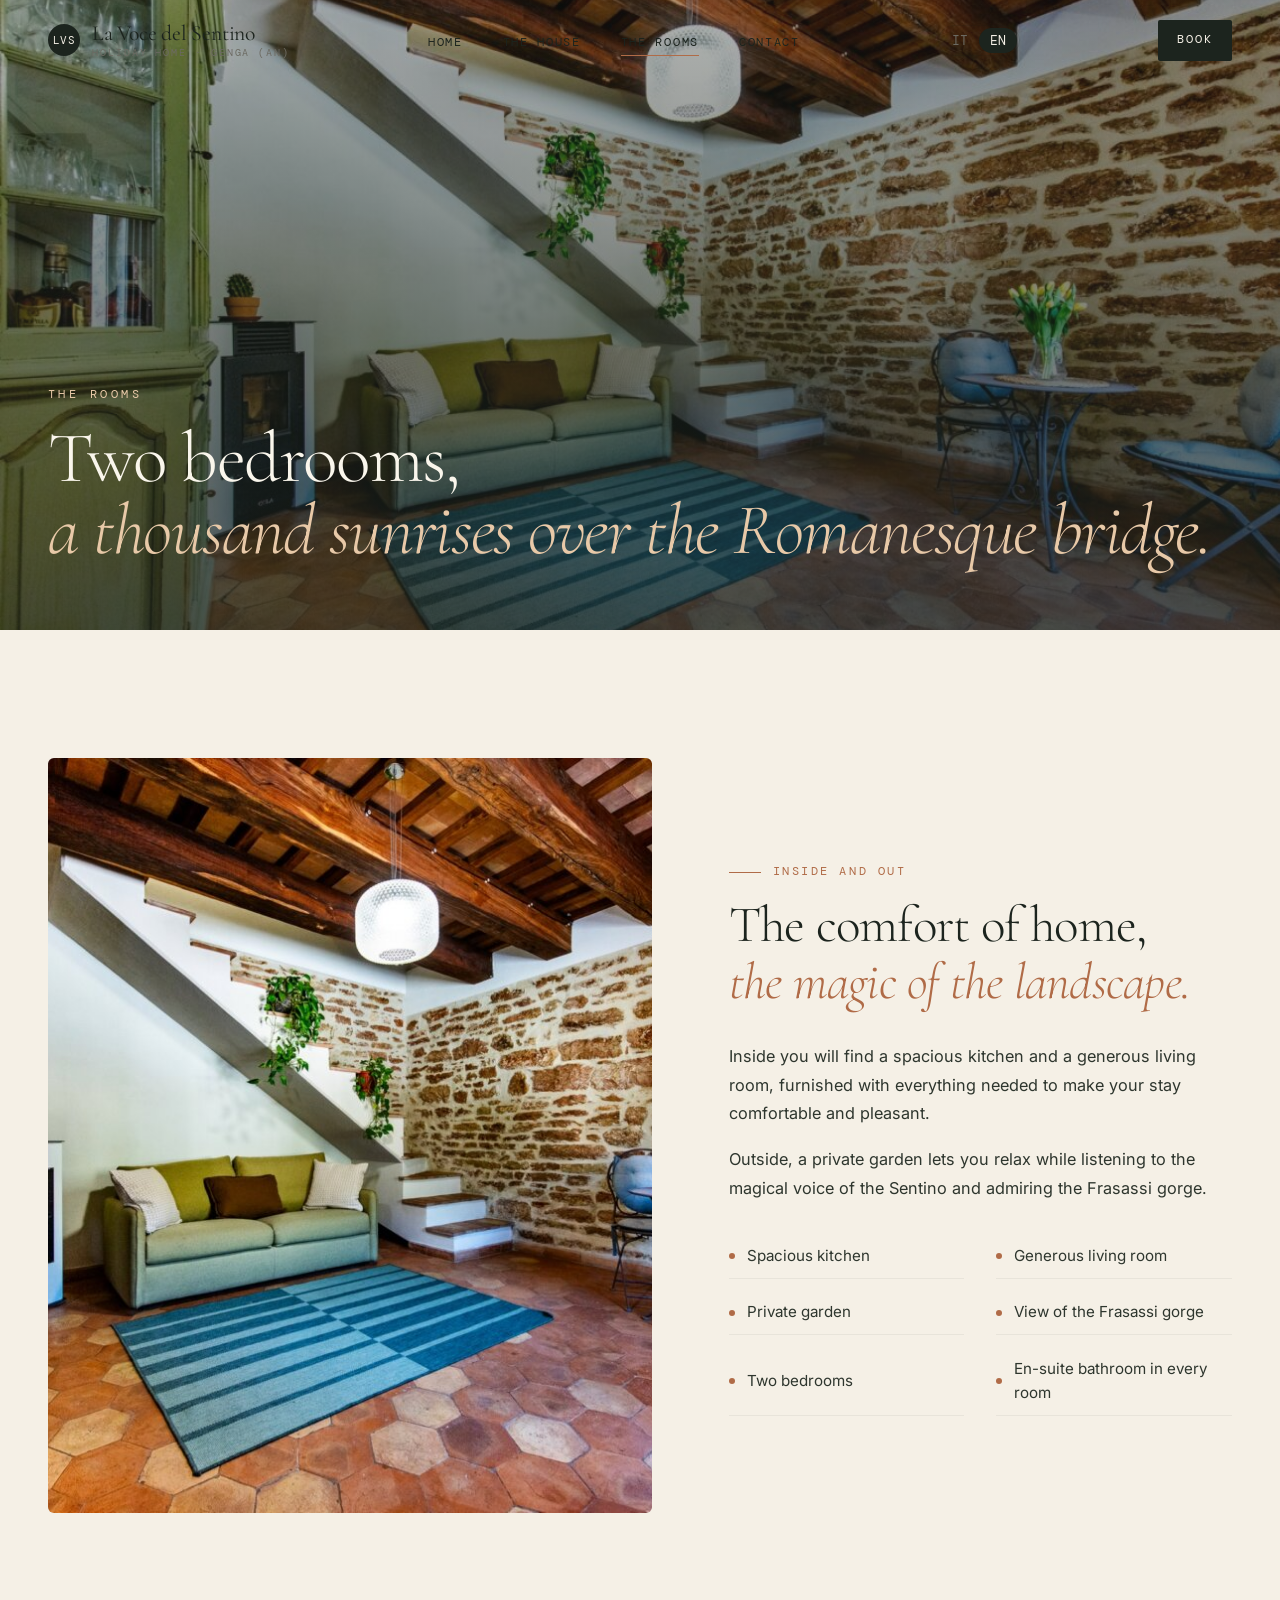
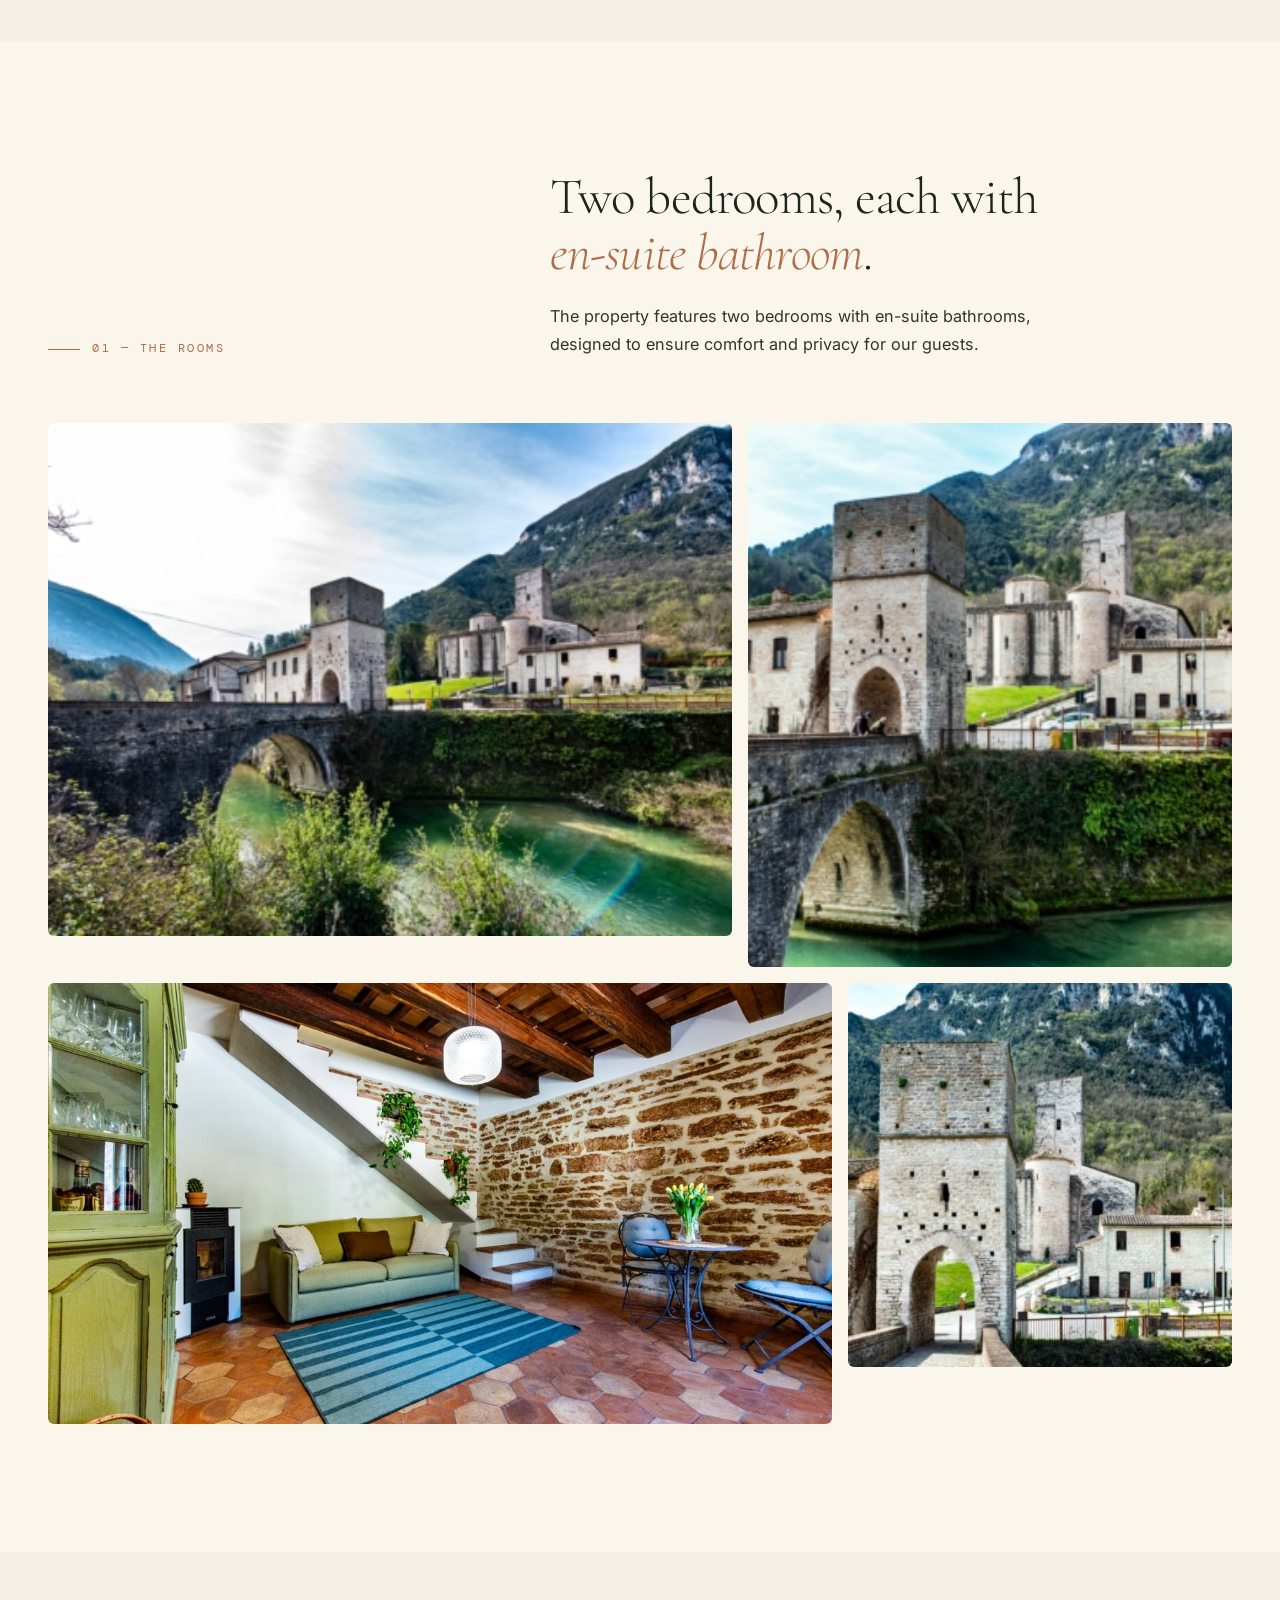
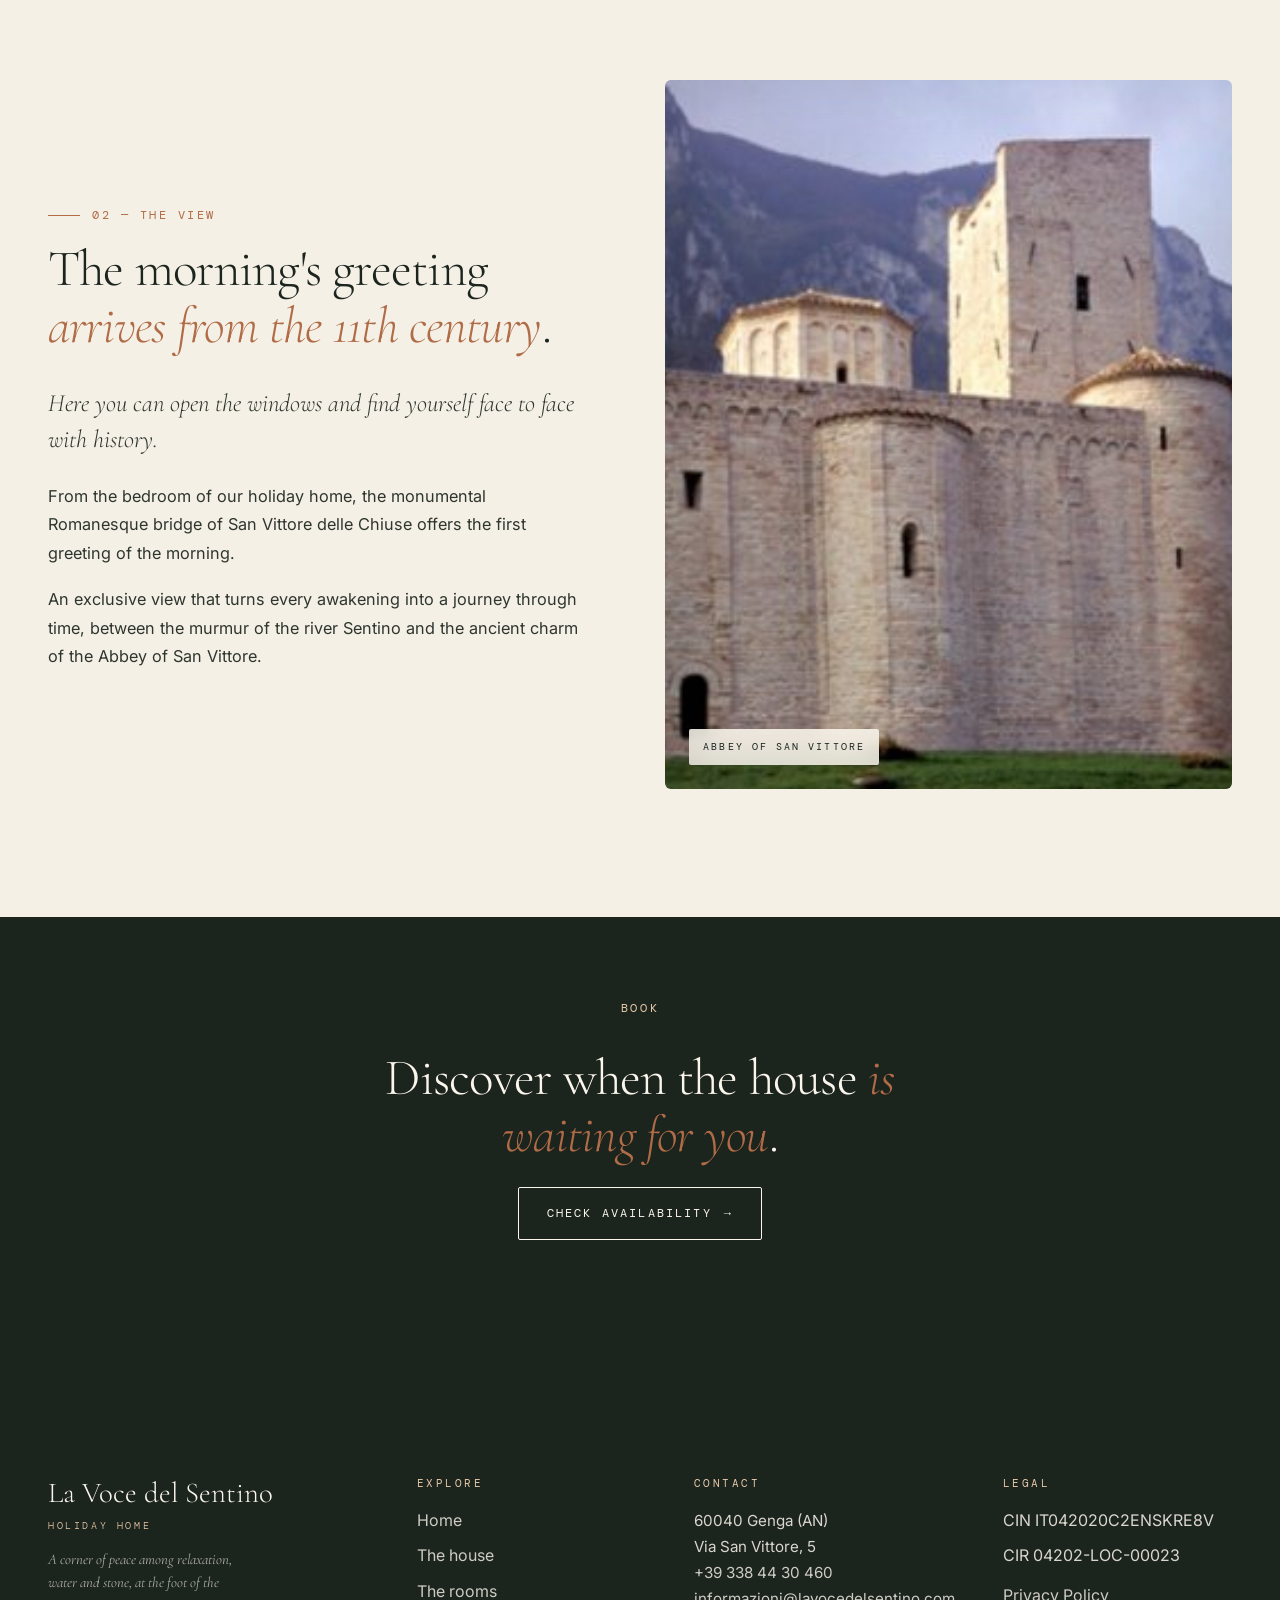
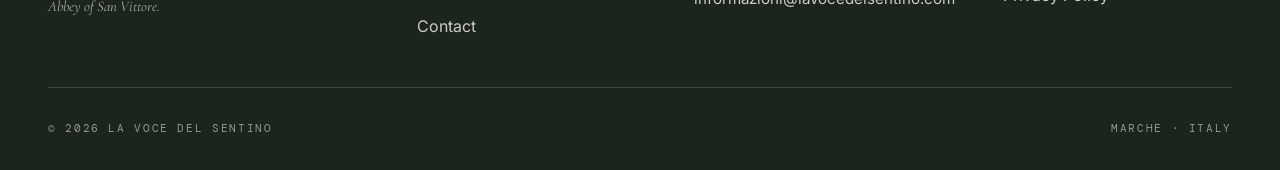
<file: le-camere.html>
<!DOCTYPE html>
<html lang="it">
<head>
  <meta charset="UTF-8" />
  <meta name="viewport" content="width=device-width, initial-scale=1.0" />
  <script>
    (function(){try{var s=['it','en'],l=localStorage.getItem('lvs-lang');if(!s.includes(l)){var n=(navigator.language||'it').slice(0,2).toLowerCase();l=s.includes(n)?n:'it';}if(l!=='it')document.documentElement.setAttribute('data-lang-pending',l);document.documentElement.lang=l;}catch(e){}})();
  </script>
  <title data-i18n="rooms.meta.title">Le camere — La Voce del Sentino</title>
  <meta name="description" data-i18n-attr="content=rooms.meta.description" content="Due camere con bagno privato, ampia cucina, soggiorno e giardino: ogni dettaglio pensato per il tuo soggiorno." />
  <meta name="theme-color" content="#1C241E" />
  <link rel="alternate" hreflang="it" href="le-camere.html" />
  <link rel="alternate" hreflang="en" href="le-camere.html" />
  <link rel="icon" type="image/png" href="images/LA-VOCE-DEL-SENTINO-2.png" />
  <link rel="preconnect" href="https://fonts.googleapis.com">
  <link rel="preconnect" href="https://fonts.gstatic.com" crossorigin>
  <link href="https://fonts.googleapis.com/css2?family=Cormorant+Garamond:ital,wght@0,300;0,400;0,500;1,300;1,400&family=DM+Mono:wght@400;500&family=Inter:wght@300;400;500;600&display=swap" rel="stylesheet">
  <link rel="stylesheet" href="css/style.css" />
</head>
<body>

  <header class="nav" role="banner">
    <div class="container nav__inner">
      <a href="index.html" class="nav__logo" data-i18n-attr="aria-label=nav.logoAria" aria-label="La Voce del Sentino — home">
        <span class="nav__logo-mark">LVS</span>
        <span>
          <span data-i18n="meta.brandShort">La Voce del Sentino</span>
          <small data-i18n="meta.brandSmall">Casa Vacanze · Genga (AN)</small>
        </span>
      </a>
      <nav data-i18n-attr="aria-label=nav.ariaLabel" aria-label="Principale">
        <ul class="nav__links">
          <li><a href="index.html" data-i18n="nav.home">Home Page</a></li>
          <li><a href="la-casa.html" data-i18n="nav.house">La casa</a></li>
          <li><a href="le-camere.html" class="is-active" data-i18n="nav.rooms">Le camere</a></li>
          <li><a href="contatti.html" data-i18n="nav.contact">Contatti</a></li>
        </ul>
      </nav>
      <div class="lang-switch" role="group" data-i18n-attr="aria-label=langSwitch.groupAria" aria-label="Seleziona lingua">
        <button type="button" class="lang-switch__btn" data-lang-switch="it" aria-pressed="true">IT</button>
        <button type="button" class="lang-switch__btn" data-lang-switch="en" aria-pressed="false">EN</button>
      </div>
      <a href="contatti.html" class="nav__cta" data-i18n="nav.book">Prenota</a>
      <button class="nav__toggle" data-i18n-attr="aria-label=nav.menuAria" aria-label="Apri menu" aria-expanded="false">
        <span></span><span></span>
      </button>
    </div>
  </header>

  <!-- SUB HERO -->
  <section class="subhero">
    <div class="subhero__bg"><img src="images/298.jpg" data-i18n-attr="alt=rooms.subhero.imgAlt" alt="Interno della casa: soggiorno con pareti in pietra e soffitto in legno" /></div>
    <div class="container subhero__inner">
      <span class="subhero__tag reveal" data-i18n="rooms.subhero.tag">Le camere</span>
      <h1 class="subhero__title reveal" data-delay="1" data-i18n-html="rooms.subhero.title">Due camere,<br/><em>mille risvegli sul ponte romanico.</em></h1>
    </div>
  </section>

  <!-- INTRO / ROOMS -->
  <section class="section">
    <div class="container">
      <div class="rooms-intro">
        <div class="rooms-intro__media reveal">
          <img src="images/298.jpg" data-i18n-attr="alt=rooms.intro.imgAlt" alt="Soggiorno con pareti in pietra, travi a vista e pavimento in cotto" />
        </div>
        <div class="reveal" data-delay="1">
          <span class="eyebrow" data-i18n="rooms.intro.eyebrow">Dentro e fuori</span>
          <h2 class="h-section" style="margin:1rem 0 2rem;" data-i18n-html="rooms.intro.title">Il comfort di casa,<br/><em>la magia del paesaggio.</em></h2>
          <p class="body-text" data-i18n="rooms.intro.p1">All'interno della nostra struttura troverete un'ampia cucina e un soggiorno spazioso, arredati con tutto il necessario per rendere il vostro soggiorno confortevole e piacevole.</p>
          <p class="body-text" data-i18n="rooms.intro.p2">All'esterno, un giardino privato vi permetterà di rilassarvi ascoltando la magica voce del Sentino e di ammirare la Gola di Frasassi.</p>

          <ul class="amenities" data-i18n-attr="aria-label=rooms.intro.amenitiesAria" aria-label="Servizi della casa">
            <li data-i18n="rooms.intro.am1">Ampia cucina</li>
            <li data-i18n="rooms.intro.am2">Soggiorno spazioso</li>
            <li data-i18n="rooms.intro.am3">Giardino privato</li>
            <li data-i18n="rooms.intro.am4">Vista sulla Gola di Frasassi</li>
            <li data-i18n="rooms.intro.am5">Due camere</li>
            <li data-i18n="rooms.intro.am6">Bagno privato in ogni camera</li>
          </ul>
        </div>
      </div>
    </div>
  </section>

  <!-- TWO ROOMS -->
  <section class="section section--stone">
    <div class="container">
      <div class="section-head">
        <div class="reveal">
          <span class="eyebrow" data-i18n="rooms.two.eyebrow">01 — Le stanze</span>
        </div>
        <div class="section-head__right reveal" data-delay="1">
          <h2 class="h-section" data-i18n-html="rooms.two.title">Due camere con <em>bagno privato</em>.</h2>
          <p class="body-text" style="margin-top:1.25rem;" data-i18n="rooms.two.lead">La nostra struttura dispone di due camere con bagno privato, perfette per garantire comfort e privacy agli ospiti.</p>
        </div>
      </div>

      <div class="gallery">
        <div class="gallery__item gallery__item--a reveal"><img src="images/154.jpg" data-i18n-attr="alt=rooms.two.gA" alt="Vista dalla camera sul Ponte Romanico di San Vittore" loading="lazy" /></div>
        <div class="gallery__item gallery__item--b reveal" data-delay="1"><img src="images/147_a4yt0iqr.jpg" data-i18n-attr="alt=rooms.two.gB" alt="Scorcio della casa con il ponte romanico e il fiume Sentino" loading="lazy" /></div>
        <div class="gallery__item gallery__item--d reveal"><img src="images/298.jpg" data-i18n-attr="alt=rooms.two.gC" alt="Soggiorno con stufa, divano e tavolo vicino alla parete in pietra" loading="lazy" /></div>
        <div class="gallery__item gallery__item--c reveal" data-delay="1"><img src="images/192.jpg" data-i18n-attr="alt=rooms.two.gD" alt="La torre medievale e il borgo di San Vittore delle Chiuse" loading="lazy" /></div>
      </div>
    </div>
  </section>

  <!-- VIEW -->
  <section class="section">
    <div class="container">
      <div class="split split--reverse">
        <div class="split__media reveal">
          <img src="images/SanVittore.jpg" data-i18n-attr="alt=rooms.view.imgAlt" alt="L'Abbazia di San Vittore in tutta la sua maestà" loading="lazy" />
          <span class="split__caption" data-i18n="rooms.view.caption">Abbazia di San Vittore</span>
        </div>
        <div class="split__content reveal" data-delay="1">
          <span class="eyebrow" data-i18n="rooms.view.eyebrow">02 — La vista</span>
          <h2 class="h-section" style="margin:1rem 0 2rem;" data-i18n-html="rooms.view.title">Il saluto del mattino <em>arriva dal XI secolo</em>.</h2>
          <p class="lead" style="margin-bottom:1.5rem;" data-i18n="rooms.view.lead">Aprire le finestre e trovarsi faccia a faccia con la storia qui è possibile.</p>
          <p class="body-text" data-i18n="rooms.view.p1">Dalla camera della nostra casa vacanze, il monumentale Ponte Romanico di San Vittore delle Chiuse è il primo saluto del mattino.</p>
          <p class="body-text" data-i18n="rooms.view.p2">Una vista esclusiva che trasforma ogni risveglio in un viaggio nel tempo, tra il mormorio del fiume Sentino e il fascino millenario dell'Abbazia di San Vittore.</p>
        </div>
      </div>
    </div>
  </section>

  <!-- CTA -->
  <section class="section section--tight section--dark">
    <div class="container">
      <div class="section-head section-head--stack">
        <span class="eyebrow center reveal" style="color:#E8C9A8;" data-i18n="rooms.cta.eyebrow">Prenota</span>
        <h2 class="h-section reveal" data-delay="1" style="margin:1rem 0 1.5rem; color:var(--cream);" data-i18n-html="rooms.cta.title">Scopri quando la casa <em>aspetta te</em>.</h2>
        <div class="reveal" data-delay="2" style="margin-top:1rem;">
          <a href="contatti.html" class="btn btn--light"><span data-i18n="rooms.cta.btn">Richiedi disponibilità</span> <span class="arrow">→</span></a>
        </div>
      </div>
    </div>
  </section>

  <!-- FOOTER -->
  <footer class="footer" role="contentinfo">
    <div class="container">
      <div class="footer__top">
        <div>
          <p class="footer__brand"><span data-i18n="meta.brandShort">La Voce del Sentino</span><small data-i18n="footer.brandSmall">Casa Vacanze</small></p>
          <p class="footer__tagline" data-i18n="footer.tagline">Un angolo di pace tra relax, acqua e roccia, ai piedi dell'Abbazia di San Vittore.</p>
        </div>
        <div>
          <h4 data-i18n="footer.explore">Esplora</h4>
          <ul>
            <li><a href="index.html" data-i18n="nav.home">Home Page</a></li>
            <li><a href="la-casa.html" data-i18n="nav.house">La casa</a></li>
            <li><a href="le-camere.html" data-i18n="nav.rooms">Le camere</a></li>
            <li><a href="contatti.html" data-i18n="nav.contact">Contatti</a></li>
          </ul>
        </div>
        <div>
          <h4 data-i18n="footer.contact">Contatti</h4>
          <address>
            <span data-i18n="footer.addressLine1">60040 Genga (AN)</span><br/>
            <span data-i18n="footer.addressLine2">Via San Vittore, 5</span><br/>
            <a href="tel:+393384430460">+39 338 44 30 460</a><br/>
            <a href="mailto:informazioni@lavocedelsentino.com">informazioni@lavocedelsentino.com</a>
          </address>
        </div>
        <div>
          <h4 data-i18n="footer.legal">Legale</h4>
          <ul>
            <li>CIN IT042020C2ENSKRE8V</li>
            <li>CIR 04202-LOC-00023</li>
            <li style="margin-top:0.9rem;"><a href="privacy.html" data-i18n="footer.privacy">Privacy Policy</a></li>
          </ul>
        </div>
      </div>
      <div class="footer__bottom">
        <span>© <span data-year></span> La Voce del Sentino</span>
        <span data-i18n="footer.locale">Marche · Italia</span>
      </div>
    </div>
  </footer>

  <script src="js/i18n.js" defer></script>
  <script src="js/main.js" defer></script>
</body>
</html>
</file>
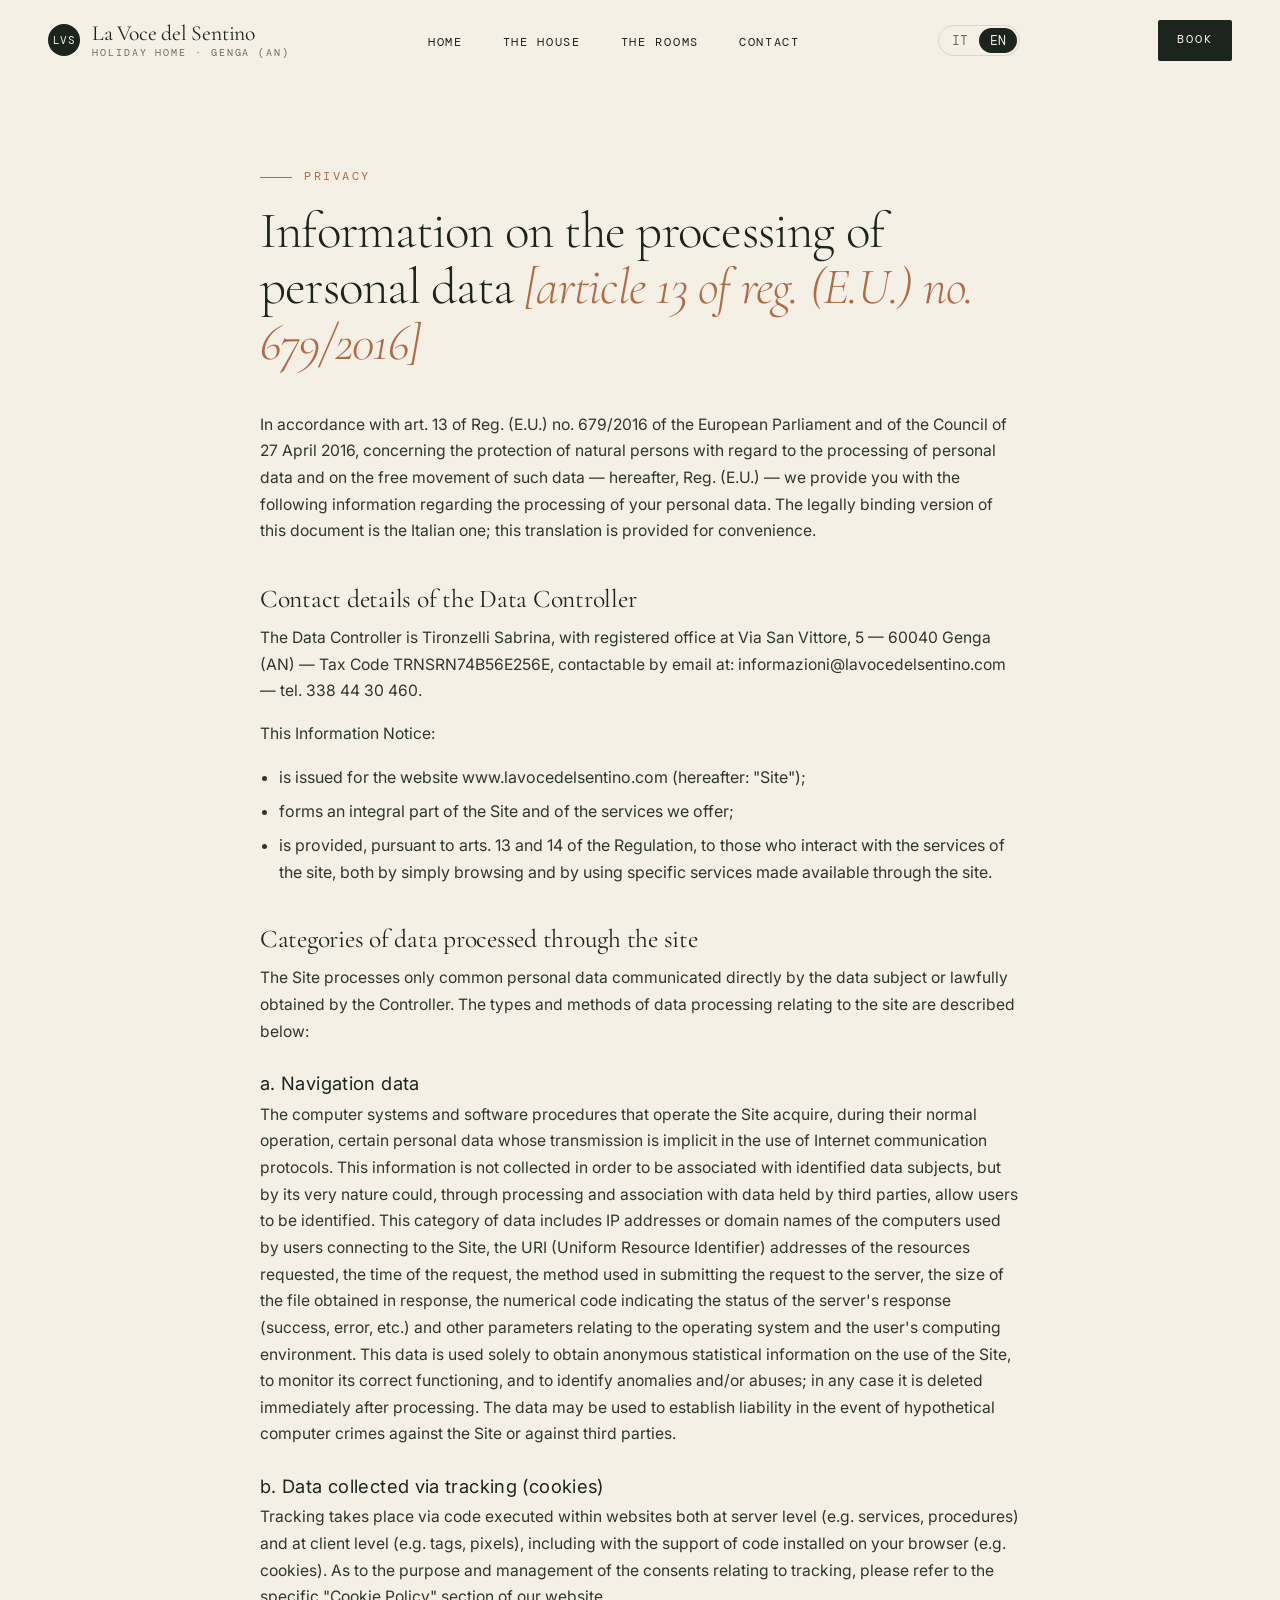
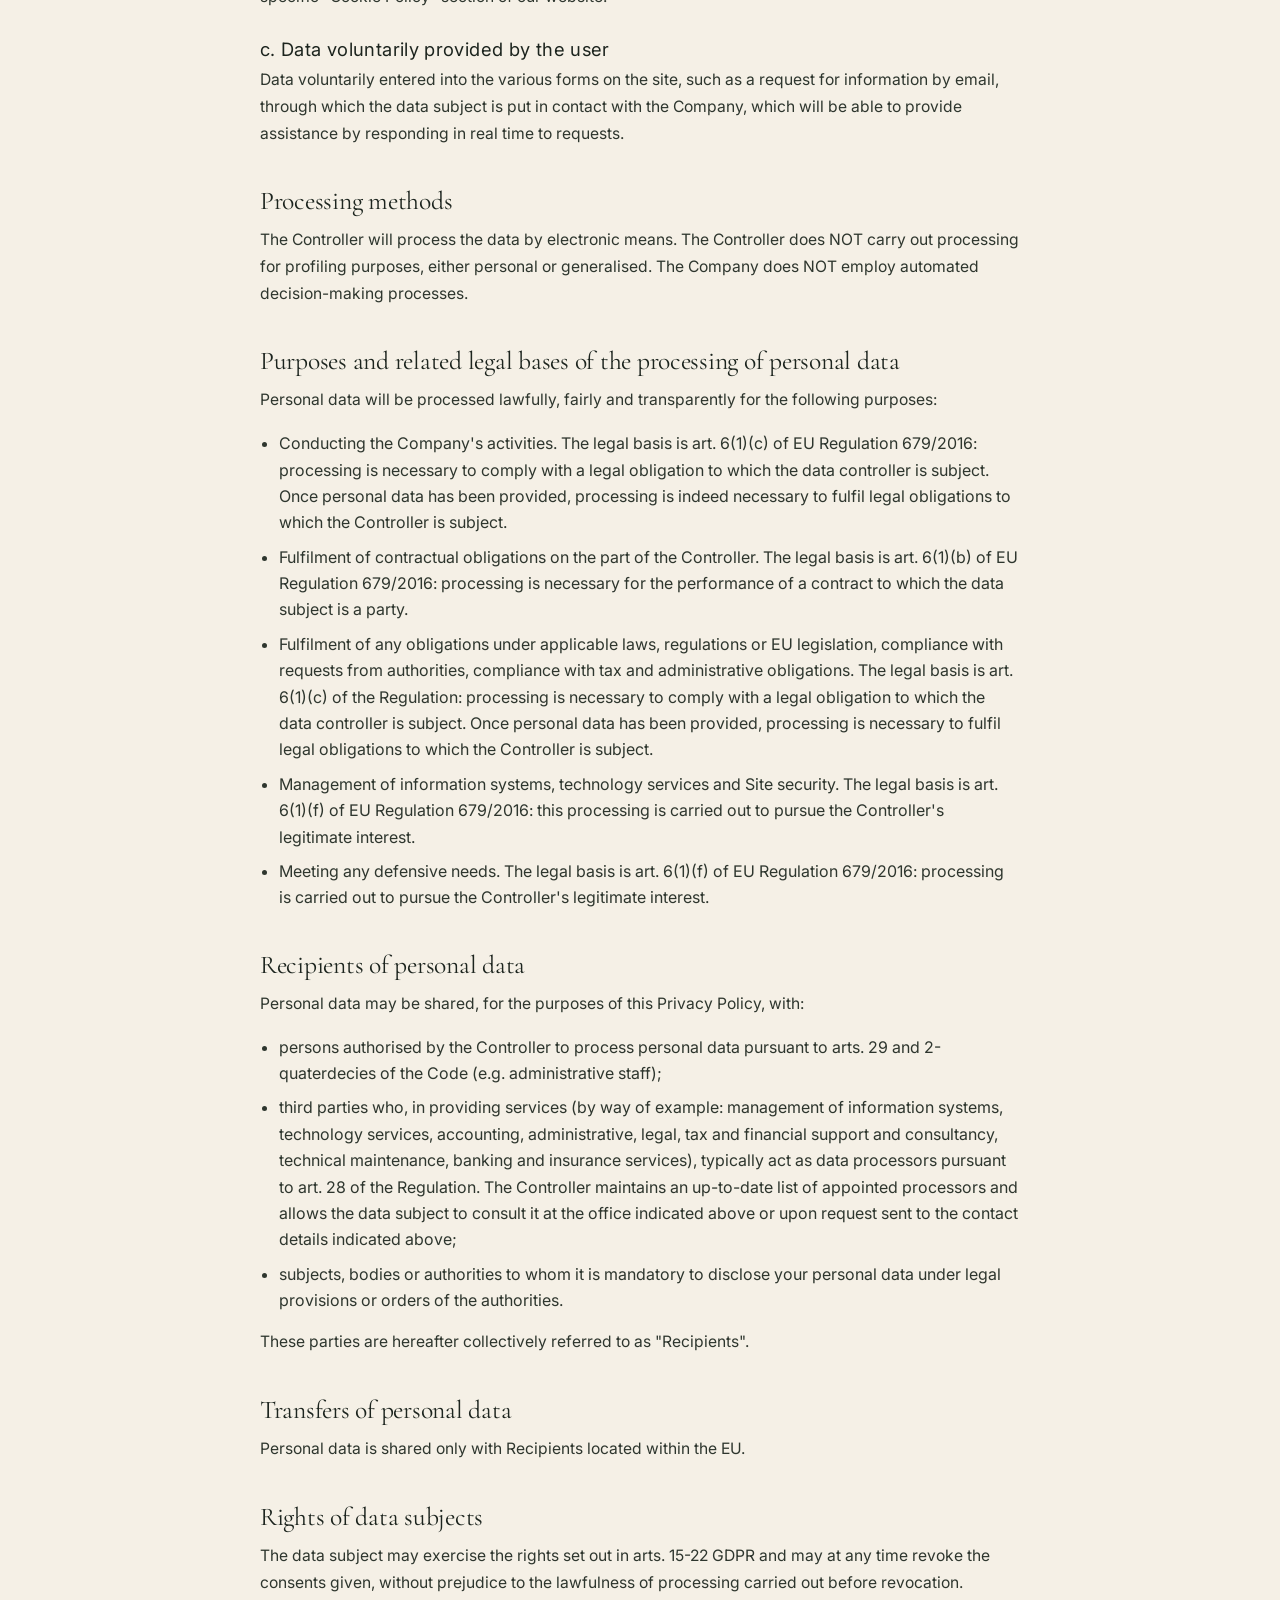
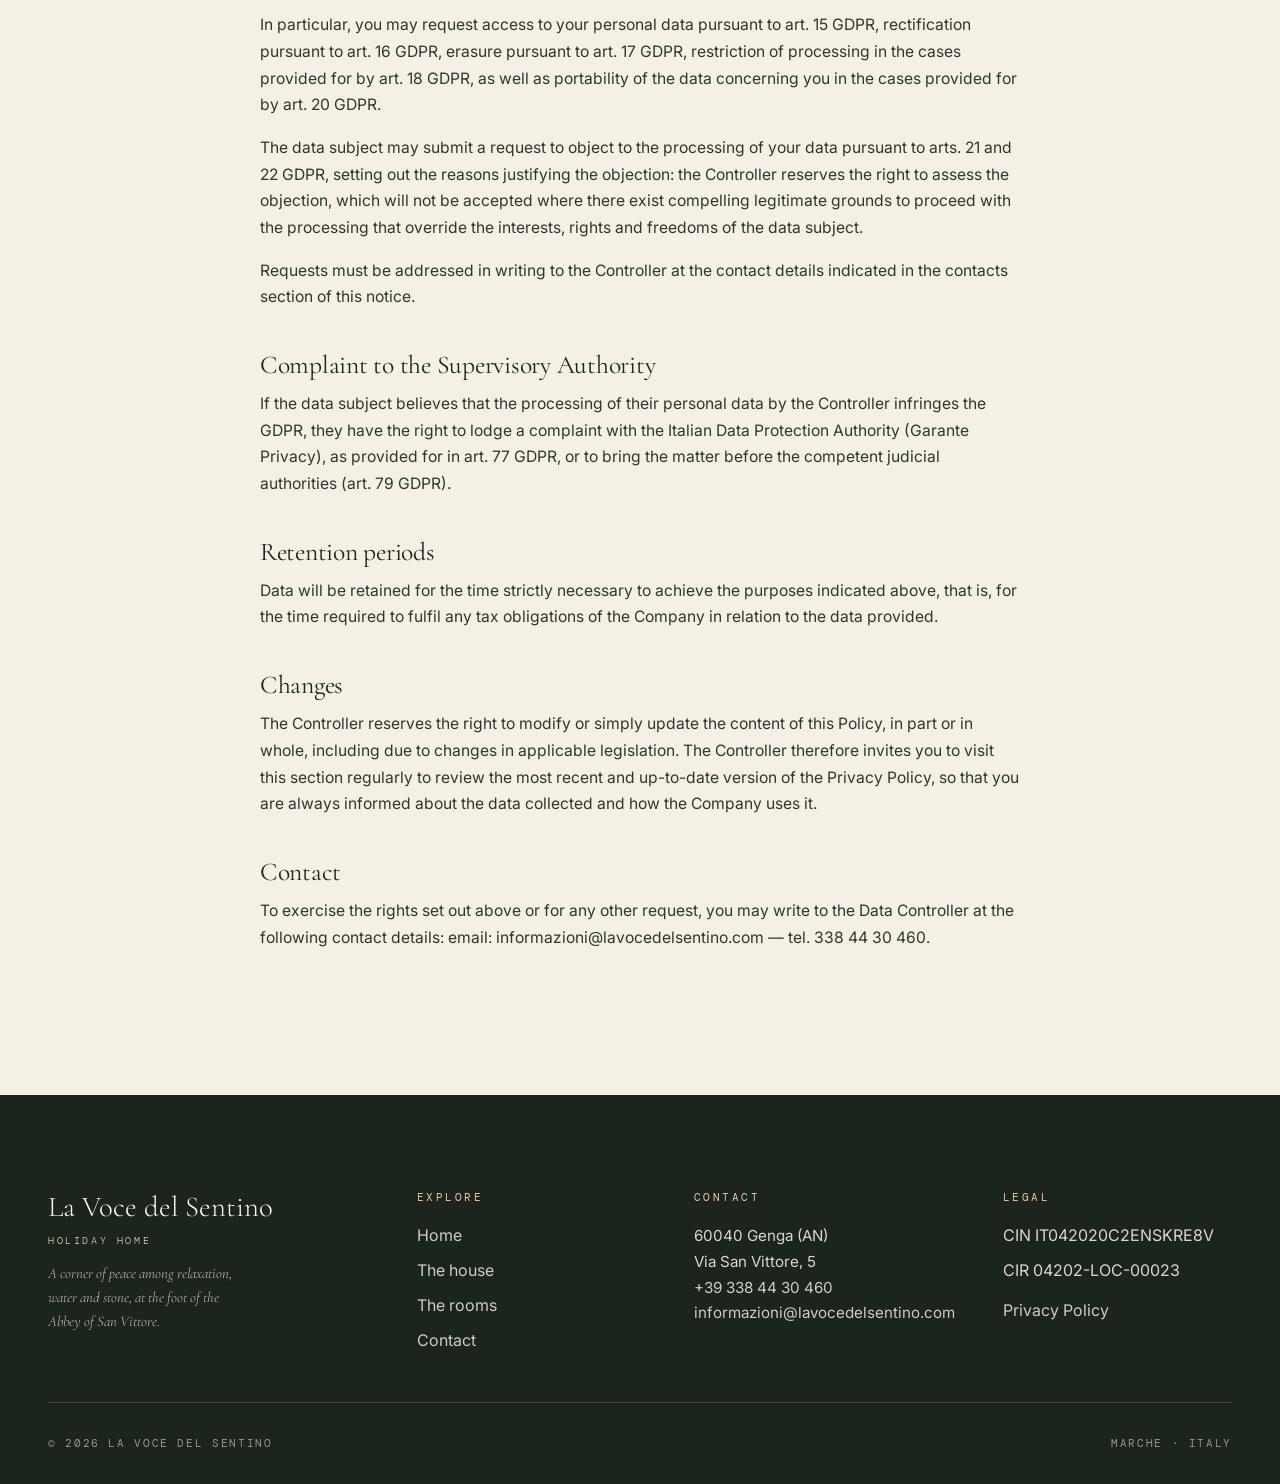
<file: privacy.html>
<!DOCTYPE html>
<html lang="it">
<head>
  <meta charset="UTF-8" />
  <meta name="viewport" content="width=device-width, initial-scale=1.0" />
  <script>
    (function(){try{var s=['it','en'],l=localStorage.getItem('lvs-lang');if(!s.includes(l)){var n=(navigator.language||'it').slice(0,2).toLowerCase();l=s.includes(n)?n:'it';}if(l!=='it')document.documentElement.setAttribute('data-lang-pending',l);document.documentElement.lang=l;}catch(e){}})();
  </script>
  <title data-i18n="privacy.meta.title">Privacy Policy — La Voce del Sentino</title>
  <meta name="description" data-i18n-attr="content=privacy.meta.description" content="Informativa sul trattamento dei dati personali ai sensi del Reg. UE 679/2016." />
  <meta name="theme-color" content="#1C241E" />
  <link rel="alternate" hreflang="it" href="privacy.html" />
  <link rel="alternate" hreflang="en" href="privacy.html" />
  <link rel="icon" type="image/png" href="images/LA-VOCE-DEL-SENTINO-2.png" />
  <link rel="preconnect" href="https://fonts.googleapis.com">
  <link rel="preconnect" href="https://fonts.gstatic.com" crossorigin>
  <link href="https://fonts.googleapis.com/css2?family=Cormorant+Garamond:ital,wght@0,300;0,400;0,500;1,300;1,400&family=DM+Mono:wght@400;500&family=Inter:wght@300;400;500;600&display=swap" rel="stylesheet">
  <link rel="stylesheet" href="css/style.css" />
</head>
<body>

  <header class="nav is-scrolled" role="banner">
    <div class="container nav__inner">
      <a href="index.html" class="nav__logo" data-i18n-attr="aria-label=nav.logoAria" aria-label="La Voce del Sentino — home">
        <span class="nav__logo-mark">LVS</span>
        <span>
          <span data-i18n="meta.brandShort">La Voce del Sentino</span>
          <small data-i18n="meta.brandSmall">Casa Vacanze · Genga (AN)</small>
        </span>
      </a>
      <nav data-i18n-attr="aria-label=nav.ariaLabel" aria-label="Principale">
        <ul class="nav__links">
          <li><a href="index.html" data-i18n="nav.home">Home Page</a></li>
          <li><a href="la-casa.html" data-i18n="nav.house">La casa</a></li>
          <li><a href="le-camere.html" data-i18n="nav.rooms">Le camere</a></li>
          <li><a href="contatti.html" data-i18n="nav.contact">Contatti</a></li>
        </ul>
      </nav>
      <div class="lang-switch" role="group" data-i18n-attr="aria-label=langSwitch.groupAria" aria-label="Seleziona lingua">
        <button type="button" class="lang-switch__btn" data-lang-switch="it" aria-pressed="true">IT</button>
        <button type="button" class="lang-switch__btn" data-lang-switch="en" aria-pressed="false">EN</button>
      </div>
      <a href="contatti.html" class="nav__cta" data-i18n="nav.book">Prenota</a>
      <button class="nav__toggle" data-i18n-attr="aria-label=nav.menuAria" aria-label="Apri menu" aria-expanded="false">
        <span></span><span></span>
      </button>
    </div>
  </header>

  <section class="section" style="padding-top:10rem;">
    <div class="container">
      <div class="legal">
        <span class="eyebrow" data-i18n="privacy.eyebrow">Privacy</span>
        <h1 class="h-section" style="margin:1rem 0 2.5rem;" data-i18n-html="privacy.title">Informativa sul trattamento dei dati personali <em>[articolo 13 del reg. (U.E.) n. 679/2016]</em></h1>

        <p data-i18n="privacy.intro">Conformemente a quanto previsto dall'art. 13 del Reg. (U.E.) n. 679/2016 del Parlamento europeo e del Consiglio del 27 aprile 2016, relativo alla protezione delle persone fisiche con riguardo al trattamento dei dati personali, nonché alla libera circolazione di tali dati - da qui in poi, Reg. (U.E.) - Le forniamo le seguenti informazioni sul trattamento dei Suoi dati personali.</p>

        <h2 data-i18n="privacy.h_owner">Dati di contatto del Titolare del trattamento dei Suoi dati personali</h2>
        <p data-i18n="privacy.p_owner">Il Titolare del trattamento è Tironzelli Sabrina, con sede in Via San Vittore, 5 - 60040 Genga (AN) - Codice Fiscale TRNSRN74B56E256E, contattabile all'indirizzo e-mail: informazioni@lavocedelsentino.com - tel. 338 44 30 460.</p>

        <p data-i18n="privacy.p_scope">La presente Informativa:</p>
        <ul>
          <li data-i18n="privacy.li_scope_1">si intende resa per il sito www.lavocedelsentino.com (d'ora in avanti: "Sito");</li>
          <li data-i18n="privacy.li_scope_2">costituisce parte integrante del Sito e dei servizi che offriamo;</li>
          <li data-i18n="privacy.li_scope_3">è resa, ai sensi degli artt. 13 e 14 del Regolamento, a coloro che interagiscono con i servizi del sito, sia mediante la semplice consultazione che mediante l'utilizzo di specifici servizi messi a disposizione tramite il sito.</li>
        </ul>

        <h2 data-i18n="privacy.h_categories">Categorie di dati trattati tramite il sito</h2>
        <p data-i18n="privacy.p_categories">Il Sito tratta unicamente dati personali di tipo comune comunicati direttamente dall'interessato o legittimamente reperiti dal Titolare. Le tipologie e le modalità del trattamento dei dati relativi al sito sono di seguito descritte:</p>

        <h3 data-i18n="privacy.h_nav">a. Dati di navigazione</h3>
        <p data-i18n="privacy.p_nav">I sistemi informatici e le procedure software preposte al funzionamento del Sito acquisiscono, nel corso del loro normale esercizio, alcuni dati personali la cui trasmissione è implicita nell'uso dei protocolli di comunicazione di Internet. Si tratta di informazioni che non sono raccolte per essere associate a interessati identificati, ma che per loro stessa natura potrebbero, attraverso elaborazioni ed associazioni con dati detenuti da terzi, permettere di identificare gli utenti. In questa categoria di dati rientrano gli indirizzi IP o i nomi a dominio dei computer utilizzati dagli utenti che si connettono al Sito, gli indirizzi in notazione URI (Uniform Resource Identifier) delle risorse richieste, l'orario della richiesta, il metodo utilizzato nel sottoporre la richiesta al server, la dimensione del file ottenuto in risposta, il codice numerico indicante lo stato della risposta data dal server (buon fine, errore, etc.) ed altri parametri relativi al sistema operativo e all'ambiente informatico dell'utente. Questi dati vengono utilizzati al solo fine di ricavare informazioni statistiche anonime sull'uso del Sito per controllarne il corretto funzionamento, per identificare anomalie e/o abusi; in ogni caso vengono cancellati immediatamente dopo l'elaborazione. I dati potrebbero essere utilizzati per l'accertamento di responsabilità in caso di ipotetici reati informatici ai danni del Sito o di terzi.</p>

        <h3 data-i18n="privacy.h_cookie">b. Dati raccolti tramite tracciamento (cookie)</h3>
        <p data-i18n="privacy.p_cookie">Il tracciamento avviene tramite codice eseguito all'interno dei siti web sia a livello server (es. servizi, procedure) che a livello client (es. tag, pixel), anche con il supporto di codice installato sul Suo browser (es. cookie). Per quanto riguarda la finalità e la gestione dei consensi relativi ai tracciamenti si rimanda alla specifica sezione "Cookie Policy" del nostro sito web.</p>

        <h3 data-i18n="privacy.h_user">c. Dati volontariamente forniti dall'utente</h3>
        <p data-i18n="privacy.p_user">Dati volontariamente inseriti nei vari form contenuti all'interno del sito, come, ad esempio una richiesta di informazioni tramite mail, attraverso i quali l'interessato messo in comunicazione con un l'Azienda che potrà fornire assistenza rispondendo in tempo reale alle richieste.</p>

        <h2 data-i18n="privacy.h_modality">Modalità di trattamento</h2>
        <p data-i18n="privacy.p_modality">Il Titolare tratterà i dati tramite modalità informatica. Il Titolare NON esegue attività di trattamento con finalità di profilazione né personale né generalizzata. L'Azienda NON adotta processi decisionali automatizzati.</p>

        <h2 data-i18n="privacy.h_purposes">Finalità e connesse basi giuridiche dei trattamenti dei dati personali</h2>
        <p data-i18n="privacy.p_purposes">I dati personali saranno trattati in modo lecito, corretto e trasparente per le seguenti finalità:</p>
        <ul>
          <li data-i18n="privacy.li_purpose_1">Svolgimento attività dell'Azienda. La base giuridica è l'art. 6, par. 1, lett. c) del Regolamento UE 679/2016: il trattamento è necessario per adempiere un obbligo legale al quale è soggetto il titolare del trattamento. Una volta conferiti i dati personali, infatti, il trattamento è invero necessario per adempiere ad obblighi di legge a cui il Titolare è soggetto.</li>
          <li data-i18n="privacy.li_purpose_2">Adempimento di obblighi contrattuali da parte del Titolare. La base giuridica è l'art. 6, par. 1, lett. b) del Regolamento UE 679/2016: il trattamento è necessario all'esecuzione di un contratto di cui l'interessato è parte.</li>
          <li data-i18n="privacy.li_purpose_3">Adempimento eventuali obblighi previsti dalle leggi vigenti, da regolamenti o dalla normativa comunitaria, soddisfare richieste provenienti dalle autorità, adempiere ad obblighi fiscali ed amministrativi. La base giuridica è l'art. 6, par. 1, lett. c) del Regolamento: il trattamento è necessario per adempiere un obbligo legale al quale è soggetto il titolare del trattamento. Una volta conferiti i dati personali, infatti, il trattamento è invero necessario per adempiere ad obblighi di legge a cui il Titolare è soggetto.</li>
          <li data-i18n="privacy.li_purpose_4">Gestione dei sistemi informativi, gestione dei servizi tecnologici, sicurezza del Sito. La base giuridica è l'art. 6.1. lett. f) del Regolamento UE 679/2016: il trattamento di cui alla presente lettera c) è svolto al fine di perseguire il legittimo interesse del Titolare.</li>
          <li data-i18n="privacy.li_purpose_5">Soddisfare eventuali esigenze difensive. La base giuridica è l'art. 6.1. lett. f) del Regolamento UE 679/2016: il trattamento è svolto al fine di perseguire il legittimo interesse del Titolare.</li>
        </ul>

        <h2 data-i18n="privacy.h_recipients">Destinatari dei dati personali</h2>
        <p data-i18n="privacy.p_recipients">I dati personali potranno essere condivisi, per le finalità di cui alla presente Privacy Policy, con:</p>
        <ul>
          <li data-i18n="privacy.li_recipient_1">persone autorizzate dal Titolare al trattamento dei dati personali ai sensi degli artt. 29 e 2-quaterdecies del Codice (ad es. il personale amministrativo);</li>
          <li data-i18n="privacy.li_recipient_2">terzi soggetti che, nell'erogazione dei servizi (a titolo esemplificativo: gestione dei sistemi informativi, servizi tecnologici, servizi di assistenza e consulenza in materia contabile, amministrativa, legale, tributaria e finanziaria, manutenzione tecnica, servizi bancari ed assicurativi), agiscono tipicamente in qualità di responsabili del trattamento ai sensi dell'art. 28 del Regolamento. Il Titolare conserva una lista aggiornata dei responsabili del trattamento nominati e ne garantisce la presa visione all'interessato presso la sede sopra indicata o previa richiesta indirizzata ai recapiti sopra indicati;</li>
          <li data-i18n="privacy.li_recipient_3">soggetti, enti od autorità a cui sia obbligatorio comunicare i tuoi dati personali in forza di disposizioni di legge o di ordini delle autorità.</li>
        </ul>
        <p data-i18n="privacy.p_recipients_def">Tali soggetti sono, di seguito, collettivamente definiti come "Destinatari".</p>

        <h2 data-i18n="privacy.h_transfers">Trasferimenti dei dati personali</h2>
        <p data-i18n="privacy.p_transfers">I dati personali sono condivisi con Destinatari che si trovano solo all'interno dell'UE.</p>

        <h2 data-i18n="privacy.h_rights">Diritti degli interessati</h2>
        <p data-i18n="privacy.p_rights_1">L'interessato, potrà esercitare i diritti di cui agli artt. 15-22 GDPR e revocare in ogni momento i consensi prestati senza pregiudizio alla liceità del trattamento effettuato prima della revoca.</p>
        <p data-i18n="privacy.p_rights_2">In particolare, potrà chiedere l'accesso ai propri dati Personali ai sensi dell'art. 15 GDPR, la rettifica ai sensi dell'art. 16 GDPR, la cancellazione degli stessi ai sensi dell'art. 17 GDPR, la limitazione del trattamento nei casi previsti dall'art. 18 del GDPR nonché di ottenere la portabilità dei dati che ti riguardano nei casi previsti dall'art. 20 del GDPR.</p>
        <p data-i18n="privacy.p_rights_3">L'interessato potrà formulare una richiesta di opposizione al trattamento dei tuoi dati ex art. 21 e 22 del GDPR nella quale dare evidenza delle ragioni che giustifichino l'opposizione: il Titolare si riserva di valutare l'istanza di opposizione, che non verrà accettata in caso di esistenza di motivi legittimi cogenti per procedere al trattamento che prevalgano su interessi, diritti e libertà.</p>
        <p data-i18n="privacy.p_rights_4">Le richieste vanno rivolte per iscritto al Titolare ai recapiti indicati nella sezione contatti di questa informativa.</p>

        <h2 data-i18n="privacy.h_complaint">Reclamo al Garante</h2>
        <p data-i18n="privacy.p_complaint">Qualora l'interessato ritenga che il trattamento dei propri dati personali effettuato dal Titolare avvenga in violazione di quanto previsto dal GDPR, ha il diritto di proporre reclamo al Garante Privacy, come previsto dall'art. 77 del GDPR stesso, o di adire le opportune sedi giudiziarie (art. 79 del GDPR).</p>

        <h2 data-i18n="privacy.h_retention">Tempi di conservazione</h2>
        <p data-i18n="privacy.p_retention">I dati saranno conservati per il tempo strettamente necessario a raggiungere le finalità sopra indicate ovverossia per il tempo necessario all'espletamento degli eventuali obblighi fiscali dell'Azienda in relazione ai dati conferiti.</p>

        <h2 data-i18n="privacy.h_changes">Modifiche</h2>
        <p data-i18n="privacy.p_changes">Il Titolare si riserva di modificare o semplicemente aggiornare il contenuto della presente Policy, in parte o completamente, anche a causa di variazioni della normativa applicabile. Il Titolare invita quindi a visitare con regolarità questa sezione per prendere cognizione della più recente ed aggiornata versione della Privacy Policy in modo da essere sempre aggiornato sui dati raccolti e sull'uso che ne fa l'Azienda.</p>

        <h2 data-i18n="privacy.h_contact">Contatti</h2>
        <p data-i18n="privacy.p_contact">Per esercitare i diritti di cui sopra o per qualunque altra richiesta può scrivere al Titolare del trattamento ai seguenti recapiti: email: informazioni@lavocedelsentino.com - tel. 338 44 30 460.</p>
      </div>
    </div>
  </section>

  <!-- FOOTER -->
  <footer class="footer" role="contentinfo">
    <div class="container">
      <div class="footer__top">
        <div>
          <p class="footer__brand"><span data-i18n="meta.brandShort">La Voce del Sentino</span><small data-i18n="footer.brandSmall">Casa Vacanze</small></p>
          <p class="footer__tagline" data-i18n="footer.tagline">Un angolo di pace tra relax, acqua e roccia, ai piedi dell'Abbazia di San Vittore.</p>
        </div>
        <div>
          <h4 data-i18n="footer.explore">Esplora</h4>
          <ul>
            <li><a href="index.html" data-i18n="nav.home">Home Page</a></li>
            <li><a href="la-casa.html" data-i18n="nav.house">La casa</a></li>
            <li><a href="le-camere.html" data-i18n="nav.rooms">Le camere</a></li>
            <li><a href="contatti.html" data-i18n="nav.contact">Contatti</a></li>
          </ul>
        </div>
        <div>
          <h4 data-i18n="footer.contact">Contatti</h4>
          <address>
            <span data-i18n="footer.addressLine1">60040 Genga (AN)</span><br/>
            <span data-i18n="footer.addressLine2">Via San Vittore, 5</span><br/>
            <a href="tel:+393384430460">+39 338 44 30 460</a><br/>
            <a href="mailto:informazioni@lavocedelsentino.com">informazioni@lavocedelsentino.com</a>
          </address>
        </div>
        <div>
          <h4 data-i18n="footer.legal">Legale</h4>
          <ul>
            <li>CIN IT042020C2ENSKRE8V</li>
            <li>CIR 04202-LOC-00023</li>
            <li style="margin-top:0.9rem;"><a href="privacy.html" data-i18n="footer.privacy">Privacy Policy</a></li>
          </ul>
        </div>
      </div>
      <div class="footer__bottom">
        <span>© <span data-year></span> La Voce del Sentino</span>
        <span data-i18n="footer.locale">Marche · Italia</span>
      </div>
    </div>
  </footer>

  <script src="js/i18n.js" defer></script>
  <script src="js/main.js" defer></script>
</body>
</html>
</file>
<file: css/style.css>
/* =========================================================
   La Voce del Sentino — Design System
   ========================================================= */

:root {
  /* Palette — inspired by limestone, river water, and Marche earth */
  --ivory: #F5F0E6;
  --cream: #FAF6EC;
  --stone: #CFC4B0;
  --stone-soft: #E6DFD0;
  --sage: #6A7860;
  --sage-deep: #4C5A47;
  --terracotta: #B06B47;
  --terracotta-deep: #8C4F30;
  --ink: #1C241E;
  --ink-soft: #2E362E;
  --muted: #6C6A62;
  --line: rgba(28, 36, 30, 0.12);
  --line-soft: rgba(28, 36, 30, 0.06);

  /* Typography */
  --serif: "Cormorant Garamond", "Cormorant", Georgia, "Times New Roman", serif;
  --sans: "Inter", -apple-system, BlinkMacSystemFont, "Segoe UI", Roboto, sans-serif;
  --mono: "DM Mono", "IBM Plex Mono", ui-monospace, monospace;

  /* Scale */
  --radius: 2px;
  --radius-lg: 6px;
  --shadow-sm: 0 1px 2px rgba(28, 36, 30, 0.06);
  --shadow-md: 0 20px 40px -20px rgba(28, 36, 30, 0.25);
  --shadow-lg: 0 40px 80px -30px rgba(28, 36, 30, 0.4);

  --container: 1280px;
  --gutter: clamp(1.25rem, 4vw, 3rem);
  --section-y: clamp(5rem, 10vw, 9rem);

  --ease: cubic-bezier(0.22, 1, 0.36, 1);
}

/* ---------- Reset ---------- */
*, *::before, *::after { box-sizing: border-box; }
html { scroll-behavior: smooth; -webkit-font-smoothing: antialiased; -moz-osx-font-smoothing: grayscale; }
html[data-lang-pending] body { visibility: hidden; }
body {
  margin: 0;
  background: var(--ivory);
  color: var(--ink);
  font-family: var(--sans);
  font-weight: 400;
  line-height: 1.6;
  font-size: 16px;
  overflow-x: hidden;
}
img, picture, video { max-width: 100%; height: auto; display: block; }
a { color: inherit; text-decoration: none; transition: color 0.3s var(--ease); }
button { font-family: inherit; cursor: pointer; border: none; background: none; color: inherit; }
h1, h2, h3, h4, h5, h6 { margin: 0; font-family: var(--serif); font-weight: 400; letter-spacing: -0.01em; line-height: 1.1; }
p { margin: 0; }

/* ---------- Utility ---------- */
.container {
  width: 100%;
  max-width: var(--container);
  margin: 0 auto;
  padding: 0 var(--gutter);
}
.eyebrow {
  font-family: var(--mono);
  font-size: 0.72rem;
  font-weight: 400;
  letter-spacing: 0.22em;
  text-transform: uppercase;
  color: var(--terracotta);
  display: inline-flex;
  align-items: center;
  gap: 0.75rem;
}
.eyebrow::before {
  content: "";
  width: 2rem;
  height: 1px;
  background: var(--terracotta);
}
.eyebrow.center::before { display: none; }
.eyebrow.muted { color: var(--muted); }
.eyebrow.muted::before { background: var(--muted); }

.display {
  font-family: var(--serif);
  font-weight: 300;
  font-size: clamp(2.4rem, 6vw, 5rem);
  line-height: 1.02;
  letter-spacing: -0.02em;
}
.display em { font-style: italic; font-weight: 400; color: var(--terracotta); }

.h-section {
  font-family: var(--serif);
  font-weight: 300;
  font-size: clamp(1.9rem, 4vw, 3.2rem);
  line-height: 1.1;
  letter-spacing: -0.015em;
}
.h-section em { font-style: italic; color: var(--terracotta); }

.lead {
  font-family: var(--serif);
  font-weight: 300;
  font-size: clamp(1.25rem, 2vw, 1.55rem);
  line-height: 1.45;
  color: var(--ink-soft);
  font-style: italic;
}

.body-text {
  font-size: 1.02rem;
  line-height: 1.75;
  color: var(--ink-soft);
}
.body-text + .body-text { margin-top: 1.1rem; }

/* ---------- Button ---------- */
.btn {
  display: inline-flex;
  align-items: center;
  gap: 0.75rem;
  padding: 1rem 1.75rem;
  font-family: var(--mono);
  font-size: 0.75rem;
  font-weight: 400;
  letter-spacing: 0.18em;
  text-transform: uppercase;
  border: 1px solid var(--ink);
  color: var(--ink);
  background: transparent;
  border-radius: var(--radius);
  transition: all 0.4s var(--ease);
  position: relative;
  overflow: hidden;
}
.btn:hover { background: var(--ink); color: var(--ivory); transform: translateY(-1px); }
.btn--primary { background: var(--ink); color: var(--ivory); }
.btn--primary:hover { background: var(--terracotta-deep); border-color: var(--terracotta-deep); color: var(--cream); }
.btn--light { border-color: var(--cream); color: var(--cream); }
.btn--light:hover { background: var(--cream); color: var(--ink); }
.btn .arrow { transition: transform 0.4s var(--ease); }
.btn:hover .arrow { transform: translateX(4px); }

/* ---------- Navigation ---------- */
.nav {
  position: fixed;
  top: 0; left: 0; right: 0;
  z-index: 100;
  padding: 1.25rem 0;
  transition: all 0.4s var(--ease);
  background: transparent;
}
.nav.is-scrolled {
  background: rgba(245, 240, 230, 0.85);
  backdrop-filter: saturate(180%) blur(20px);
  -webkit-backdrop-filter: saturate(180%) blur(20px);
  border-bottom: 1px solid var(--line-soft);
  padding: 0.9rem 0;
}
.nav__inner {
  display: flex;
  align-items: center;
  justify-content: space-between;
  gap: 2rem;
}
.nav__logo {
  font-family: var(--serif);
  font-size: 1.35rem;
  font-weight: 400;
  letter-spacing: -0.01em;
  color: var(--ink);
  display: flex;
  align-items: center;
  gap: 0.75rem;
}
.nav__logo-mark {
  width: 32px; height: 32px;
  border-radius: 50%;
  background: var(--ink);
  color: var(--ivory);
  display: grid;
  place-items: center;
  font-size: 0.7rem;
  letter-spacing: 0.05em;
  font-family: var(--mono);
}
.nav__logo span { line-height: 1; }
.nav__logo small {
  display: block;
  font-family: var(--mono);
  font-size: 0.6rem;
  letter-spacing: 0.2em;
  text-transform: uppercase;
  color: var(--muted);
  margin-top: 3px;
}
.nav__links {
  display: flex;
  gap: 2.5rem;
  list-style: none;
  margin: 0;
  padding: 0;
  align-items: center;
}
.nav__links a {
  font-family: var(--mono);
  font-size: 0.75rem;
  letter-spacing: 0.14em;
  text-transform: uppercase;
  color: var(--ink);
  position: relative;
  padding: 0.25rem 0;
}
.nav__links a::after {
  content: "";
  position: absolute;
  left: 0; bottom: -2px;
  width: 0; height: 1px;
  background: var(--terracotta);
  transition: width 0.4s var(--ease);
}
.nav__links a:hover::after,
.nav__links a.is-active::after { width: 100%; }
.nav__cta {
  font-family: var(--mono);
  font-size: 0.72rem;
  letter-spacing: 0.16em;
  text-transform: uppercase;
  padding: 0.7rem 1.2rem;
  background: var(--ink);
  color: var(--ivory);
  border-radius: var(--radius);
  transition: all 0.3s var(--ease);
}
.nav__cta:hover { background: var(--terracotta-deep); }
.nav__toggle {
  display: none;
  width: 32px; height: 32px;
  position: relative;
}
.nav__toggle span {
  position: absolute;
  left: 4px; right: 4px;
  height: 1px;
  background: var(--ink);
  transition: all 0.3s var(--ease);
}
.nav__toggle span:nth-child(1) { top: 12px; }
.nav__toggle span:nth-child(2) { top: 20px; }
.nav.is-open .nav__toggle span:nth-child(1) { top: 16px; transform: rotate(45deg); }
.nav.is-open .nav__toggle span:nth-child(2) { top: 16px; transform: rotate(-45deg); }

/* ---------- Language switcher ---------- */
.lang-switch {
  display: inline-flex;
  align-items: center;
  gap: 0;
  font-family: var(--mono);
  font-size: 0.68rem;
  letter-spacing: 0.18em;
  text-transform: uppercase;
  border: 1px solid var(--line);
  border-radius: 999px;
  padding: 2px;
  background: transparent;
}
.lang-switch__btn {
  padding: 0.35rem 0.7rem;
  color: var(--muted);
  border-radius: 999px;
  transition: color 0.25s var(--ease), background 0.25s var(--ease);
  line-height: 1;
}
.lang-switch__btn:hover { color: var(--ink); }
.lang-switch__btn.is-active,
.lang-switch__btn[aria-pressed="true"] {
  background: var(--ink);
  color: var(--ivory);
}

/* ---------- Hero ---------- */
.hero {
  position: relative;
  min-height: 100vh;
  min-height: 100svh;
  display: flex;
  align-items: flex-end;
  padding: 8rem 0 4rem;
  overflow: hidden;
  color: var(--cream);
}
.hero__bg {
  position: absolute;
  inset: 0;
  overflow: hidden;
  z-index: 0;
}
.hero__bg img {
  width: 100%; height: 100%;
  object-fit: cover;
  animation: ken 18s ease-out infinite alternate;
}
@keyframes ken {
  from { transform: scale(1.05) translate(0, 0); }
  to   { transform: scale(1.12) translate(-1%, -2%); }
}
.hero__bg::after {
  content: "";
  position: absolute;
  inset: 0;
  background: linear-gradient(180deg, rgba(28,36,30,0.45) 0%, rgba(28,36,30,0.15) 35%, rgba(28,36,30,0.75) 100%);
}
.hero__inner { position: relative; z-index: 2; width: 100%; }
.hero__grid {
  display: grid;
  grid-template-columns: 1fr auto;
  gap: 3rem;
  align-items: end;
}
.hero__headline .display { color: var(--cream); }
.hero__headline .display em { color: #E8C9A8; }
.hero__tag {
  display: inline-block;
  font-family: var(--mono);
  font-size: 0.72rem;
  letter-spacing: 0.3em;
  text-transform: uppercase;
  color: var(--cream);
  opacity: 0.85;
  margin-bottom: 1.75rem;
  padding-bottom: 1rem;
  border-bottom: 1px solid rgba(250, 246, 236, 0.3);
}
.hero__meta {
  display: flex;
  flex-direction: column;
  gap: 1.25rem;
  text-align: right;
  font-family: var(--mono);
  font-size: 0.72rem;
  letter-spacing: 0.16em;
  text-transform: uppercase;
  opacity: 0.9;
}
.hero__meta strong {
  display: block;
  font-family: var(--serif);
  font-size: 1.5rem;
  font-weight: 300;
  letter-spacing: 0;
  text-transform: none;
  margin-top: 0.35rem;
}
.hero__scroll {
  position: absolute;
  left: 50%;
  bottom: 2rem;
  transform: translateX(-50%);
  display: flex;
  flex-direction: column;
  align-items: center;
  gap: 0.75rem;
  font-family: var(--mono);
  font-size: 0.65rem;
  letter-spacing: 0.3em;
  text-transform: uppercase;
  color: var(--cream);
  opacity: 0.8;
  z-index: 3;
}
.hero__scroll-line {
  width: 1px;
  height: 60px;
  background: var(--cream);
  position: relative;
  overflow: hidden;
}
.hero__scroll-line::after {
  content: "";
  position: absolute;
  top: 0; left: 0; right: 0;
  height: 30%;
  background: var(--terracotta);
  animation: scroll-dot 2.4s var(--ease) infinite;
}
@keyframes scroll-dot {
  0%   { transform: translateY(-100%); }
  100% { transform: translateY(300%); }
}

/* ---------- Marquee ---------- */
.marquee {
  background: var(--ink);
  color: var(--cream);
  padding: 1.25rem 0;
  overflow: hidden;
  border-top: 1px solid rgba(250,246,236,0.1);
  border-bottom: 1px solid rgba(250,246,236,0.1);
}
.marquee__track {
  display: flex;
  gap: 3rem;
  white-space: nowrap;
  animation: marquee 40s linear infinite;
  font-family: var(--mono);
  font-size: 0.8rem;
  letter-spacing: 0.25em;
  text-transform: uppercase;
}
.marquee__track span { display: inline-flex; align-items: center; gap: 3rem; }
.marquee__track span::after {
  content: "✦";
  color: var(--terracotta);
}
@keyframes marquee {
  from { transform: translateX(0); }
  to   { transform: translateX(-50%); }
}

/* ---------- Sections ---------- */
.section {
  padding: var(--section-y) 0;
  position: relative;
}
.section--tight { padding: calc(var(--section-y) * 0.6) 0; }
.section--dark {
  background: var(--ink);
  color: var(--cream);
}
.section--dark .body-text { color: rgba(250,246,236,0.8); }
.section--dark .lead { color: rgba(250,246,236,0.9); }
.section--dark .eyebrow { color: #E8C9A8; }
.section--dark .eyebrow::before { background: #E8C9A8; }
.section--stone { background: var(--cream); }

.section-head {
  display: grid;
  grid-template-columns: 1fr 1.5fr;
  gap: 3rem;
  margin-bottom: 4rem;
  align-items: end;
}
.section-head__right { max-width: 52ch; }
.section-head--stack { display: block; text-align: center; max-width: 60ch; margin-inline: auto; }
.section-head--stack .eyebrow { margin-bottom: 1rem; }

/* ---------- Welcome split ---------- */
.split {
  display: grid;
  grid-template-columns: 1.05fr 1fr;
  gap: clamp(2rem, 6vw, 5.5rem);
  align-items: center;
}
.split--reverse { direction: rtl; }
.split--reverse > * { direction: ltr; }
.split__media {
  position: relative;
  aspect-ratio: 4/5;
  overflow: hidden;
  border-radius: var(--radius-lg);
}
.split__media img {
  width: 100%; height: 100%;
  object-fit: cover;
  transition: transform 1.4s var(--ease);
}
.split__media:hover img { transform: scale(1.04); }
.split__media::after {
  content: "";
  position: absolute;
  inset: 0;
  pointer-events: none;
  box-shadow: inset 0 0 80px rgba(28,36,30,0.15);
}
.split__caption {
  position: absolute;
  left: 1.5rem; bottom: 1.5rem;
  padding: 0.6rem 0.9rem;
  background: rgba(250,246,236,0.9);
  backdrop-filter: blur(8px);
  font-family: var(--mono);
  font-size: 0.65rem;
  letter-spacing: 0.2em;
  text-transform: uppercase;
  color: var(--ink);
  border-radius: var(--radius);
}
.split__content .h-section { margin-bottom: 2rem; }

/* ---------- Feature pull ---------- */
.pull {
  padding: var(--section-y) 0;
  text-align: center;
}
.pull .container > .pull__quote { max-width: 28ch; margin: 0 auto; }
.pull__quote {
  font-family: var(--serif);
  font-style: italic;
  font-weight: 300;
  font-size: clamp(1.8rem, 4vw, 3rem);
  line-height: 1.15;
  color: var(--ink);
}
.pull__quote span { color: var(--terracotta); }

/* ---------- Legend (dark) ---------- */
.legend {
  position: relative;
  overflow: hidden;
}
.legend__bg {
  position: absolute;
  inset: 0;
  z-index: 0;
  opacity: 0.25;
}
.legend__bg img {
  width: 100%; height: 100%; object-fit: cover;
  filter: grayscale(0.3) contrast(1.05);
}
.legend__bg::after {
  content: "";
  position: absolute;
  inset: 0;
  background: linear-gradient(180deg, rgba(28,36,30,0.85), rgba(28,36,30,0.95));
}
.legend .container { position: relative; z-index: 1; }
.legend__inner {
  max-width: 780px;
  margin: 0 auto;
  text-align: center;
}
.legend__quote {
  font-family: var(--serif);
  font-weight: 300;
  font-size: clamp(1.35rem, 2.3vw, 1.8rem);
  line-height: 1.55;
  color: rgba(250,246,236,0.95);
  font-style: italic;
}
.legend__quote + .legend__quote { margin-top: 1.5rem; }
.legend__quote span { color: #E8C9A8; }

/* ---------- Attractions cards ---------- */
.cards {
  display: grid;
  grid-template-columns: repeat(auto-fit, minmax(260px, 1fr));
  gap: 1.25rem;
}
.card {
  position: relative;
  aspect-ratio: 4/5;
  overflow: hidden;
  border-radius: var(--radius-lg);
  color: var(--cream);
  isolation: isolate;
}
.card img {
  position: absolute;
  inset: 0;
  width: 100%; height: 100%;
  object-fit: cover;
  transition: transform 1s var(--ease);
  z-index: 0;
}
.card::after {
  content: "";
  position: absolute;
  inset: 0;
  background: linear-gradient(180deg, rgba(28,36,30,0.1) 30%, rgba(28,36,30,0.9) 100%);
  z-index: 1;
}
.card__body {
  position: relative;
  z-index: 2;
  height: 100%;
  display: flex;
  flex-direction: column;
  justify-content: flex-end;
  padding: 1.5rem;
}
.card__meta {
  font-family: var(--mono);
  font-size: 0.66rem;
  letter-spacing: 0.22em;
  text-transform: uppercase;
  color: #E8C9A8;
  margin-bottom: 0.5rem;
}
.card__title {
  font-family: var(--serif);
  font-weight: 300;
  font-size: 1.5rem;
  line-height: 1.15;
}
.card:hover img { transform: scale(1.08); }

/* ---------- Gallery ---------- */
.gallery {
  display: grid;
  grid-template-columns: repeat(12, 1fr);
  gap: 1rem;
}
.gallery__item {
  overflow: hidden;
  border-radius: var(--radius-lg);
  position: relative;
}
.gallery__item img {
  width: 100%; height: 100%;
  object-fit: cover;
  transition: transform 1s var(--ease);
}
.gallery__item:hover img { transform: scale(1.05); }
.gallery__item--a { grid-column: span 7; aspect-ratio: 4/3; }
.gallery__item--b { grid-column: span 5; aspect-ratio: 4/4.5; }
.gallery__item--c { grid-column: span 4; aspect-ratio: 1/1; }
.gallery__item--d { grid-column: span 8; aspect-ratio: 16/9; }
.gallery__item--e { grid-column: span 6; aspect-ratio: 3/2; }
.gallery__item--f { grid-column: span 6; aspect-ratio: 3/2; }

/* ---------- Feature list ---------- */
.features {
  display: grid;
  grid-template-columns: repeat(auto-fit, minmax(220px, 1fr));
  gap: 2rem;
  border-top: 1px solid var(--line);
  padding-top: 3rem;
  margin-top: 4rem;
}
.feature__num {
  font-family: var(--mono);
  font-size: 0.72rem;
  letter-spacing: 0.2em;
  color: var(--terracotta);
  margin-bottom: 0.75rem;
}
.feature__title {
  font-family: var(--serif);
  font-size: 1.5rem;
  font-weight: 300;
  margin-bottom: 0.75rem;
}
.feature__text {
  font-size: 0.95rem;
  color: var(--muted);
  line-height: 1.6;
}

/* ---------- Info strip ---------- */
.info-strip {
  display: grid;
  grid-template-columns: repeat(auto-fit, minmax(220px, 1fr));
  gap: 2rem;
  padding: 3rem 0;
  border-top: 1px solid var(--line);
  border-bottom: 1px solid var(--line);
}
.info-strip__item .label {
  font-family: var(--mono);
  font-size: 0.68rem;
  letter-spacing: 0.22em;
  text-transform: uppercase;
  color: var(--muted);
  margin-bottom: 0.5rem;
  display: block;
}
.info-strip__item .value {
  font-family: var(--serif);
  font-size: 1.4rem;
  line-height: 1.3;
  font-weight: 300;
}
.info-strip__item .value a:hover { color: var(--terracotta); }

/* ---------- Contact Form ---------- */
.contact {
  display: grid;
  grid-template-columns: 1fr 1.25fr;
  gap: clamp(2rem, 6vw, 5rem);
}
.contact__side h2 { margin-bottom: 1.5rem; }
.contact__info { margin-top: 2.5rem; }
.contact__info > * + * { margin-top: 1.75rem; }
.contact__info .label {
  font-family: var(--mono);
  font-size: 0.68rem;
  letter-spacing: 0.22em;
  text-transform: uppercase;
  color: var(--muted);
  display: block;
  margin-bottom: 0.3rem;
}
.contact__info .value {
  font-family: var(--serif);
  font-size: 1.3rem;
  font-weight: 300;
  line-height: 1.3;
}
.contact__info .value a:hover { color: var(--terracotta); }

.form {
  background: var(--cream);
  padding: clamp(2rem, 4vw, 3rem);
  border-radius: var(--radius-lg);
  border: 1px solid var(--line-soft);
}
.form__row { display: grid; grid-template-columns: 1fr 1fr; gap: 1.25rem; }
.form__field {
  position: relative;
  margin-bottom: 1.25rem;
}
.form__field--full { grid-column: 1 / -1; }
.form__label {
  font-family: var(--mono);
  font-size: 0.65rem;
  letter-spacing: 0.22em;
  text-transform: uppercase;
  color: var(--muted);
  display: block;
  margin-bottom: 0.5rem;
}
.form__input,
.form__select,
.form__textarea {
  width: 100%;
  padding: 0.85rem 0;
  border: none;
  border-bottom: 1px solid var(--line);
  background: transparent;
  font-family: var(--sans);
  font-size: 1rem;
  color: var(--ink);
  transition: border-color 0.3s var(--ease);
  border-radius: 0;
}
.form__input:focus,
.form__select:focus,
.form__textarea:focus {
  outline: none;
  border-bottom-color: var(--terracotta);
}
.form__textarea { resize: vertical; min-height: 120px; }
.form__submit { margin-top: 1rem; width: 100%; justify-content: center; }
.form__note {
  margin-top: 1rem;
  font-size: 0.78rem;
  color: var(--muted);
  line-height: 1.5;
}
.form__note a { text-decoration: underline; }

/* ---------- Map ---------- */
.map-wrap {
  position: relative;
  aspect-ratio: 21/9;
  border-radius: var(--radius-lg);
  overflow: hidden;
  border: 1px solid var(--line);
}
.map-wrap iframe { width: 100%; height: 100%; border: 0; filter: grayscale(0.3) contrast(0.95); }

/* ---------- Footer ---------- */
.footer {
  background: var(--ink);
  color: rgba(250,246,236,0.85);
  padding: clamp(4rem, 8vw, 6rem) 0 2rem;
}
.footer__top {
  display: grid;
  grid-template-columns: 1.4fr 1fr 1fr 1fr;
  gap: 3rem;
  padding-bottom: 3rem;
  border-bottom: 1px solid rgba(250,246,236,0.15);
}
.footer__brand {
  font-family: var(--serif);
  font-size: 1.8rem;
  font-weight: 300;
  line-height: 1.1;
  color: var(--cream);
  margin-bottom: 1rem;
}
.footer__brand small {
  display: block;
  font-family: var(--mono);
  font-size: 0.65rem;
  letter-spacing: 0.25em;
  text-transform: uppercase;
  color: #E8C9A8;
  margin-top: 0.75rem;
}
.footer__tagline {
  font-size: 0.92rem;
  line-height: 1.6;
  max-width: 34ch;
  color: rgba(250,246,236,0.65);
  font-style: italic;
  font-family: var(--serif);
}
.footer h4 {
  font-family: var(--mono);
  font-size: 0.7rem;
  letter-spacing: 0.22em;
  text-transform: uppercase;
  color: #E8C9A8;
  margin-bottom: 1.2rem;
  font-weight: 400;
}
.footer ul { list-style: none; padding: 0; margin: 0; }
.footer li + li { margin-top: 0.6rem; }
.footer a { color: rgba(250,246,236,0.8); }
.footer a:hover { color: var(--cream); }
.footer address {
  font-style: normal;
  font-size: 0.95rem;
  line-height: 1.7;
}
.footer__bottom {
  display: flex;
  justify-content: space-between;
  align-items: center;
  padding-top: 2rem;
  gap: 2rem;
  flex-wrap: wrap;
  font-family: var(--mono);
  font-size: 0.68rem;
  letter-spacing: 0.15em;
  text-transform: uppercase;
  color: rgba(250,246,236,0.55);
}

/* ---------- Sub-hero (for inner pages) ---------- */
.subhero {
  position: relative;
  min-height: 70vh;
  display: flex;
  align-items: flex-end;
  padding: 9rem 0 4rem;
  overflow: hidden;
  color: var(--cream);
}
.subhero__bg {
  position: absolute;
  inset: 0;
  z-index: 0;
}
.subhero__bg img { width: 100%; height: 100%; object-fit: cover; }
.subhero__bg::after {
  content: "";
  position: absolute; inset: 0;
  background: linear-gradient(180deg, rgba(28,36,30,0.35) 0%, rgba(28,36,30,0.75) 100%);
}
.subhero__inner { position: relative; z-index: 1; }
.subhero__title {
  font-family: var(--serif);
  font-weight: 300;
  font-size: clamp(2.5rem, 6vw, 4.5rem);
  line-height: 1;
  color: var(--cream);
  letter-spacing: -0.02em;
  margin-top: 1rem;
}
.subhero__title em { font-style: italic; color: #E8C9A8; }
.subhero__tag {
  font-family: var(--mono);
  font-size: 0.72rem;
  letter-spacing: 0.3em;
  text-transform: uppercase;
  color: #E8C9A8;
}

/* ---------- Detail blocks (la casa attractions) ---------- */
.attractions {
  display: grid;
  grid-template-columns: repeat(2, 1fr);
  gap: 3rem 4rem;
}
.attraction {
  display: grid;
  grid-template-columns: 120px 1fr;
  gap: 1.5rem;
  align-items: start;
}
.attraction__img {
  aspect-ratio: 1/1;
  border-radius: var(--radius-lg);
  overflow: hidden;
}
.attraction__img img { width: 100%; height: 100%; object-fit: cover; }
.attraction__num {
  font-family: var(--mono);
  font-size: 0.7rem;
  letter-spacing: 0.2em;
  color: var(--terracotta);
  margin-bottom: 0.35rem;
}
.attraction__name {
  font-family: var(--serif);
  font-size: 1.35rem;
  line-height: 1.2;
  font-weight: 400;
  margin-bottom: 0.35rem;
}
.attraction__distance {
  font-family: var(--mono);
  font-size: 0.7rem;
  letter-spacing: 0.14em;
  text-transform: uppercase;
  color: var(--muted);
}

/* ---------- Room features ---------- */
.rooms-intro {
  display: grid;
  grid-template-columns: 1.2fr 1fr;
  gap: clamp(2rem, 6vw, 5rem);
  align-items: center;
}
.rooms-intro__media {
  aspect-ratio: 4/5;
  overflow: hidden;
  border-radius: var(--radius-lg);
}
.rooms-intro__media img { width: 100%; height: 100%; object-fit: cover; }

.amenities {
  list-style: none;
  margin: 2rem 0 0;
  padding: 0;
  display: grid;
  grid-template-columns: 1fr 1fr;
  gap: 0.75rem 2rem;
}
.amenities li {
  display: flex;
  align-items: center;
  gap: 0.75rem;
  padding: 0.6rem 0;
  border-bottom: 1px solid var(--line-soft);
  font-size: 0.95rem;
  color: var(--ink-soft);
}
.amenities li::before {
  content: "";
  width: 6px; height: 6px;
  background: var(--terracotta);
  border-radius: 50%;
  flex: none;
}

/* ---------- Legal content ---------- */
.legal {
  max-width: 760px;
  margin: 0 auto;
}
.legal h2 {
  font-size: 1.6rem;
  margin: 2.5rem 0 0.75rem;
  color: var(--ink);
}
.legal h3 {
  font-size: 1.15rem;
  font-weight: 400;
  margin: 1.75rem 0 0.5rem;
  color: var(--ink);
  font-family: var(--sans);
  letter-spacing: 0.02em;
}
.legal p { margin-bottom: 1rem; color: var(--ink-soft); font-size: 0.98rem; line-height: 1.7; }
.legal ul { color: var(--ink-soft); padding-left: 1.2rem; margin-bottom: 1rem; }
.legal li { margin-bottom: 0.5rem; line-height: 1.65; }

/* ---------- Reveal animation (progressive enhancement) ---------- */
.reveal { opacity: 1; transform: none; }
.js .reveal {
  opacity: 0;
  transform: translateY(24px);
  transition: opacity 0.9s var(--ease), transform 0.9s var(--ease);
}
.js .reveal.is-in { opacity: 1; transform: none; }
.reveal[data-delay="1"] { transition-delay: 0.1s; }
.reveal[data-delay="2"] { transition-delay: 0.2s; }
.reveal[data-delay="3"] { transition-delay: 0.3s; }
.reveal[data-delay="4"] { transition-delay: 0.4s; }

/* ---------- Responsive ---------- */
@media (max-width: 960px) {
  .section-head { grid-template-columns: 1fr; gap: 1.25rem; margin-bottom: 2.5rem; }
  .split { grid-template-columns: 1fr; gap: 2.5rem; }
  .split--reverse { direction: ltr; }
  .rooms-intro { grid-template-columns: 1fr; }
  .contact { grid-template-columns: 1fr; }
  .footer__top { grid-template-columns: 1fr 1fr; gap: 2rem; }
  .attractions { grid-template-columns: 1fr; gap: 2rem; }
  .hero__grid { grid-template-columns: 1fr; gap: 2rem; }
  .hero__meta { text-align: left; flex-direction: row; flex-wrap: wrap; gap: 1.5rem 2.5rem; }
  .gallery__item--a, .gallery__item--b, .gallery__item--c,
  .gallery__item--d, .gallery__item--e, .gallery__item--f { grid-column: span 12; aspect-ratio: 4/3; }
}

@media (max-width: 720px) {
  :root { --section-y: 4.5rem; }
  .nav__links { display: none; position: fixed; top: 70px; left: 0; right: 0; background: var(--ivory); flex-direction: column; padding: 2rem; gap: 1.5rem; border-top: 1px solid var(--line); text-align: center; box-shadow: var(--shadow-md); }
  .nav.is-open .nav__links { display: flex; }
  .nav__cta { display: none; }
  .nav__toggle { display: inline-block; }
  .form__row { grid-template-columns: 1fr; }
  .footer__top { grid-template-columns: 1fr; }
  .amenities { grid-template-columns: 1fr; }
  .attraction { grid-template-columns: 90px 1fr; gap: 1rem; }
  .hero { padding-top: 6rem; }
  .subhero { min-height: 55vh; }
  .footer__bottom { flex-direction: column; align-items: flex-start; gap: 1rem; }
}

/* ---------- Prefers reduced motion ---------- */
@media (prefers-reduced-motion: reduce) {
  *, *::before, *::after {
    animation-duration: 0.001s !important;
    animation-iteration-count: 1 !important;
    transition-duration: 0.001s !important;
  }
  .hero__bg img { animation: none; }
  .reveal { opacity: 1; transform: none; }
}
</file>
